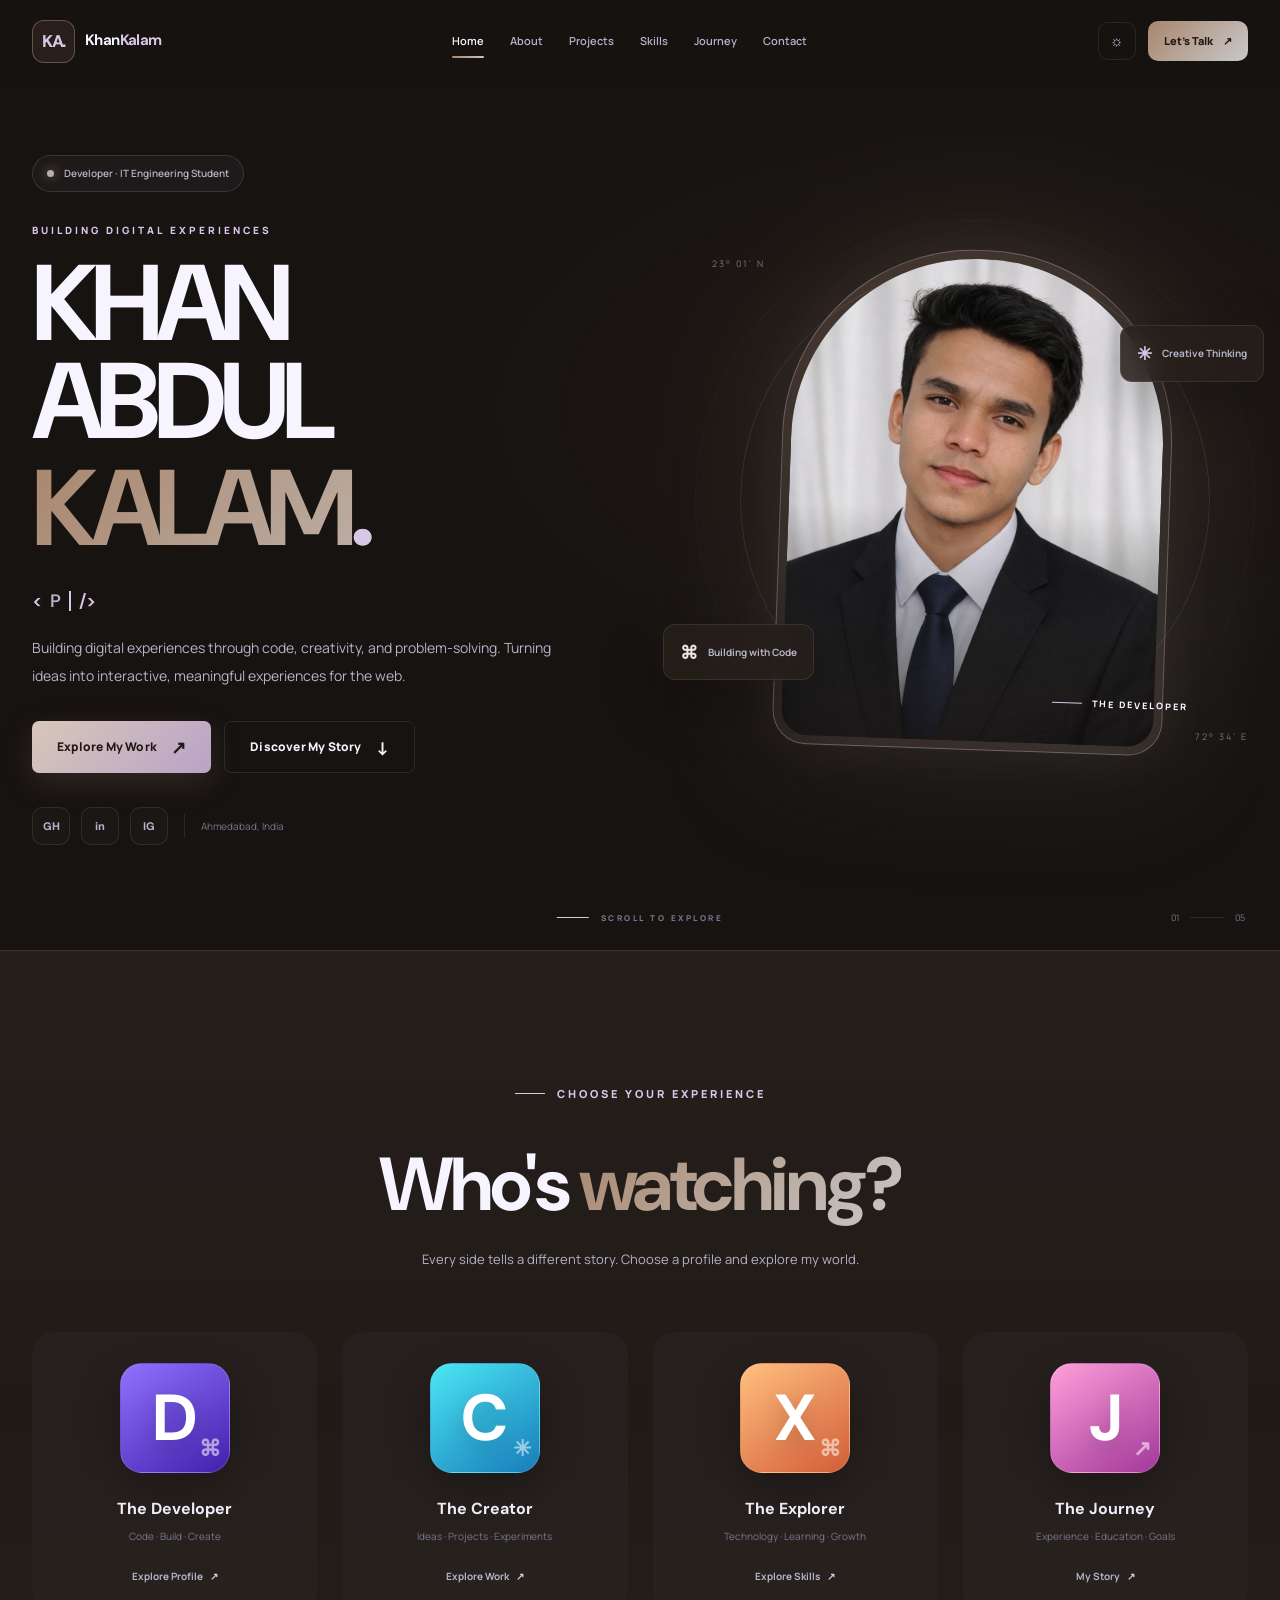
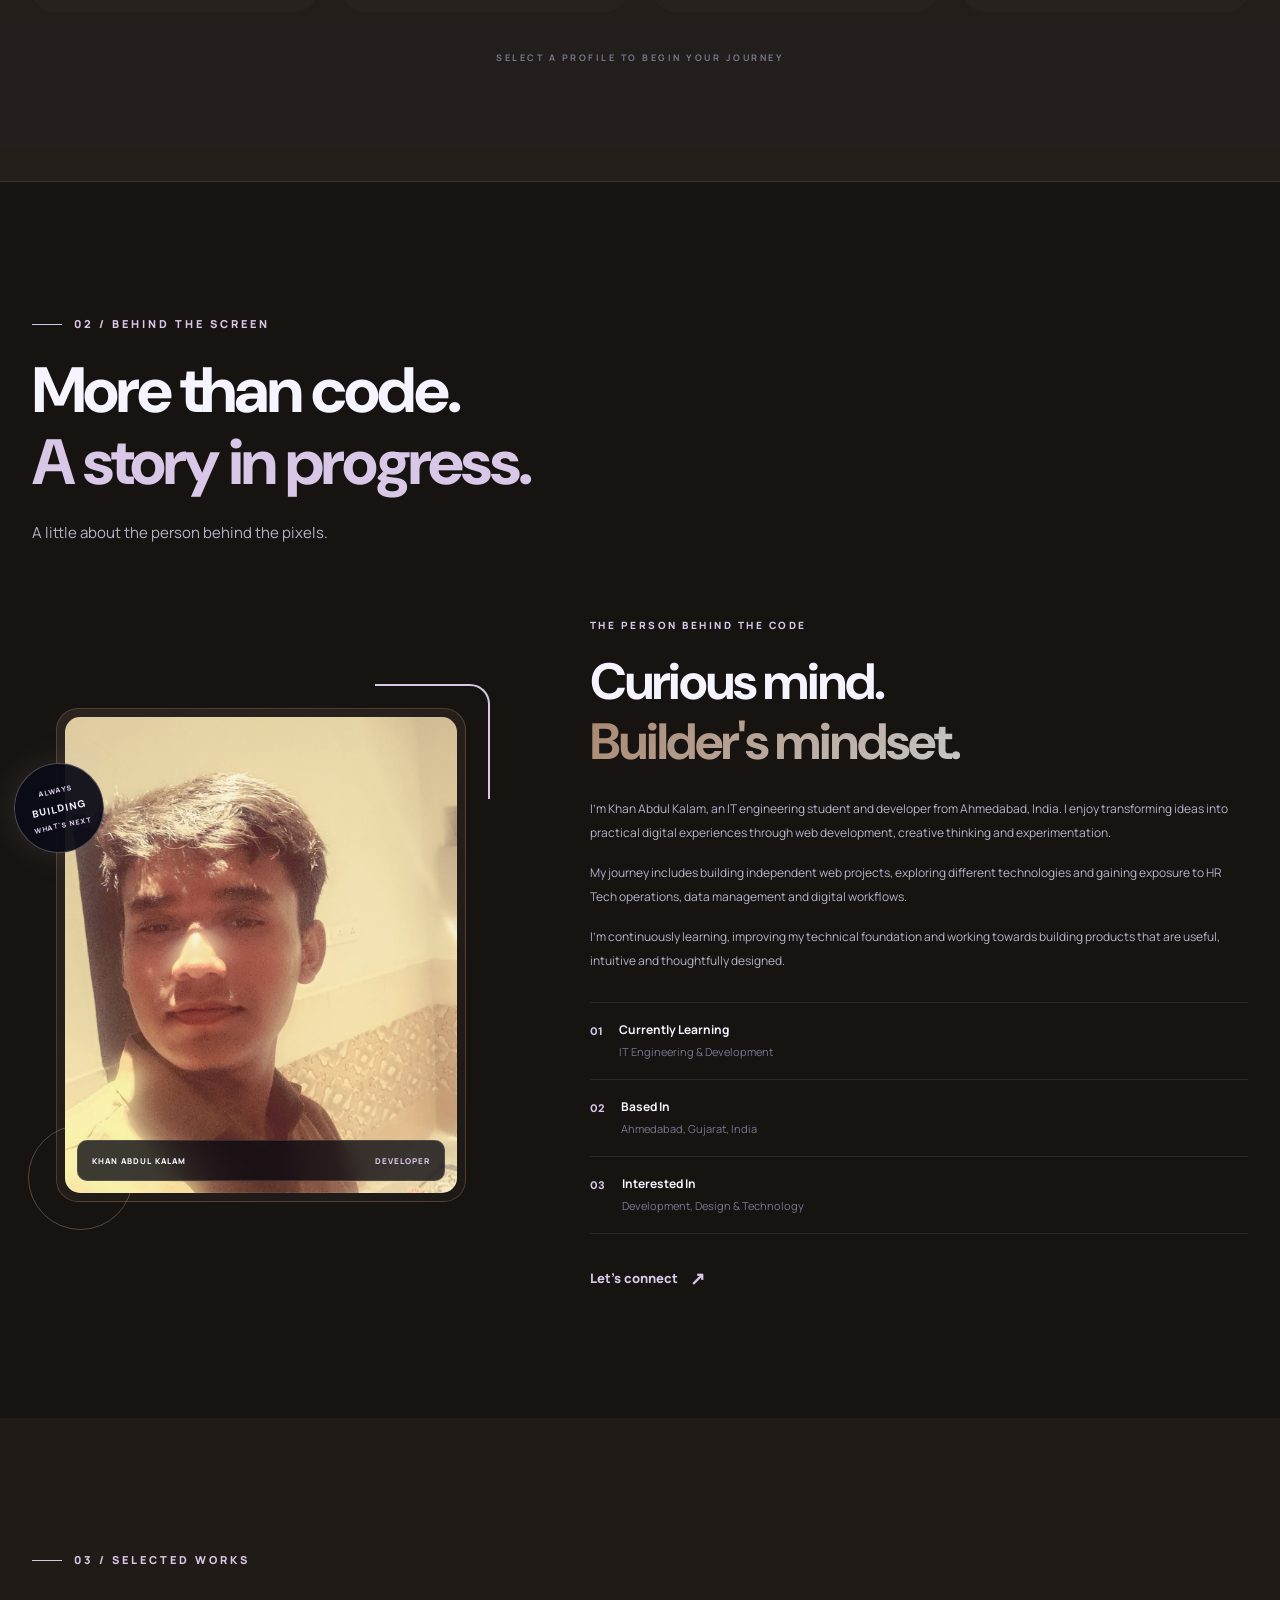
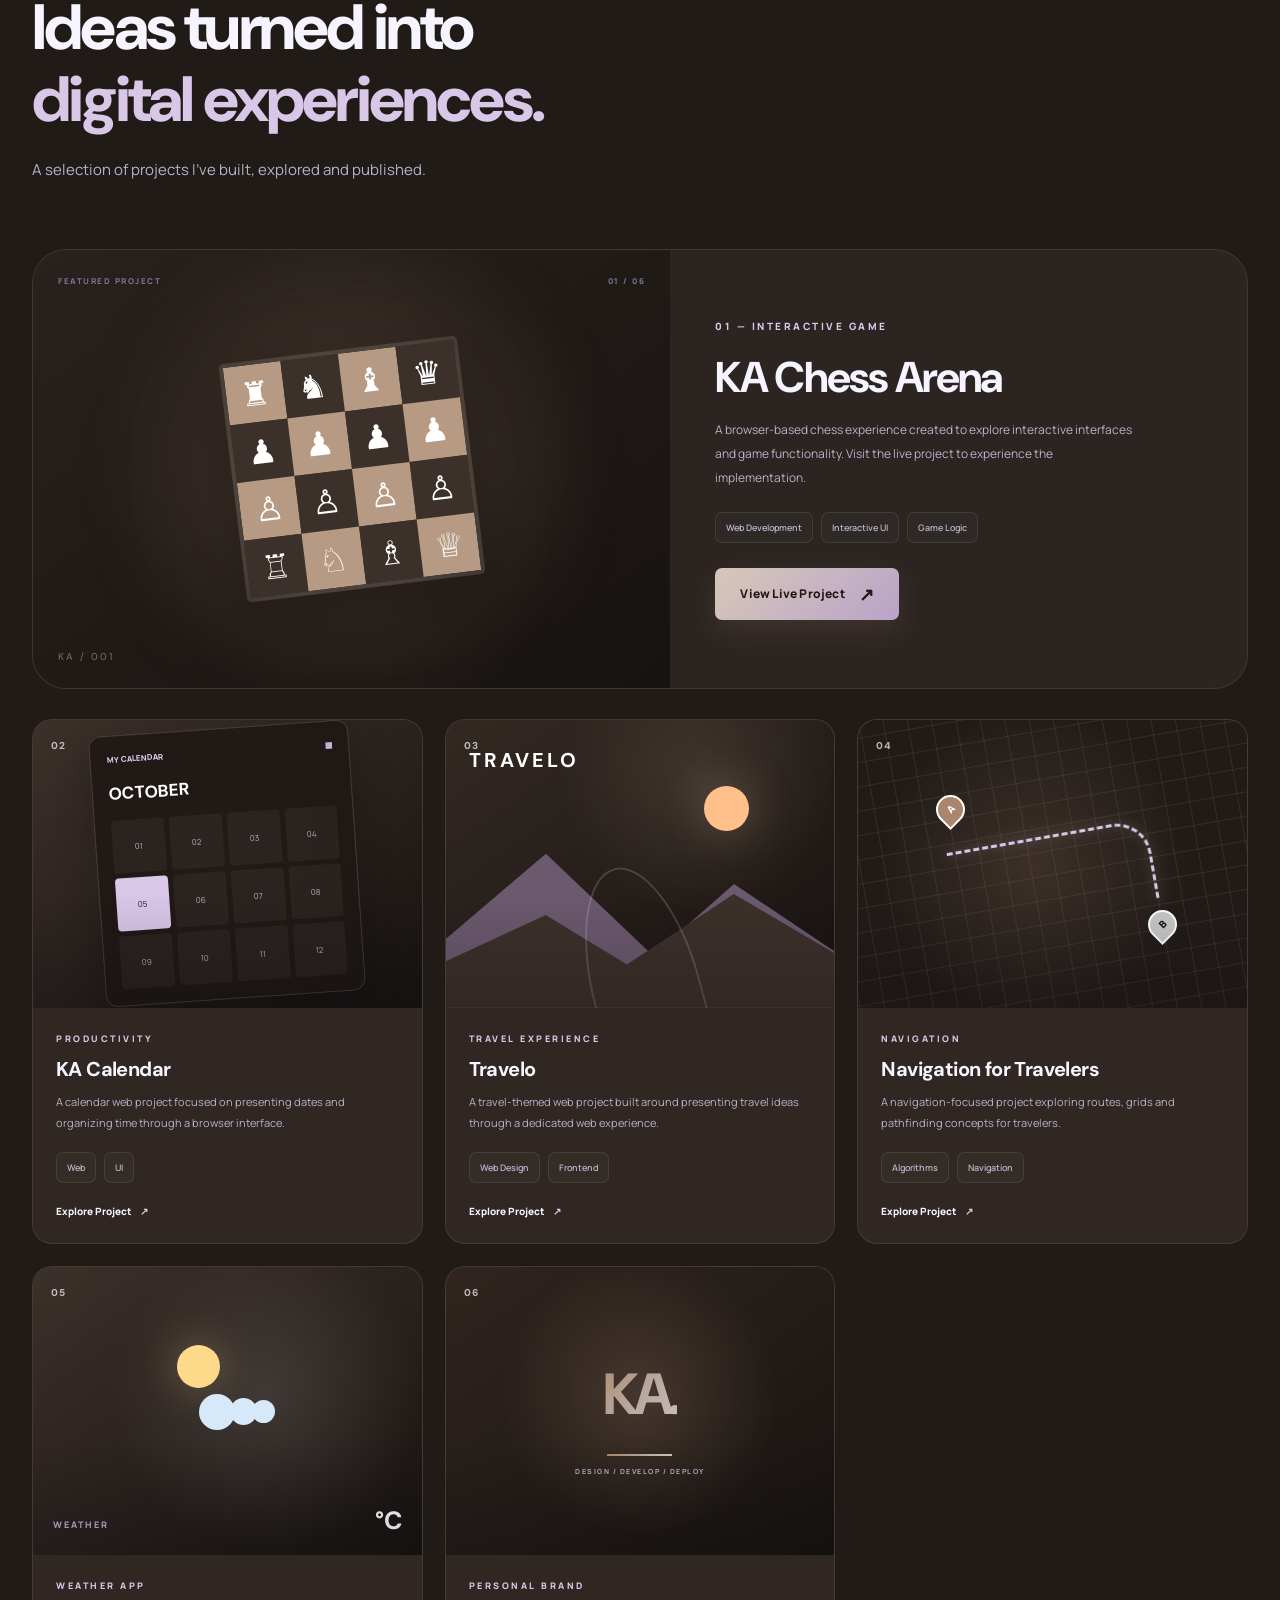
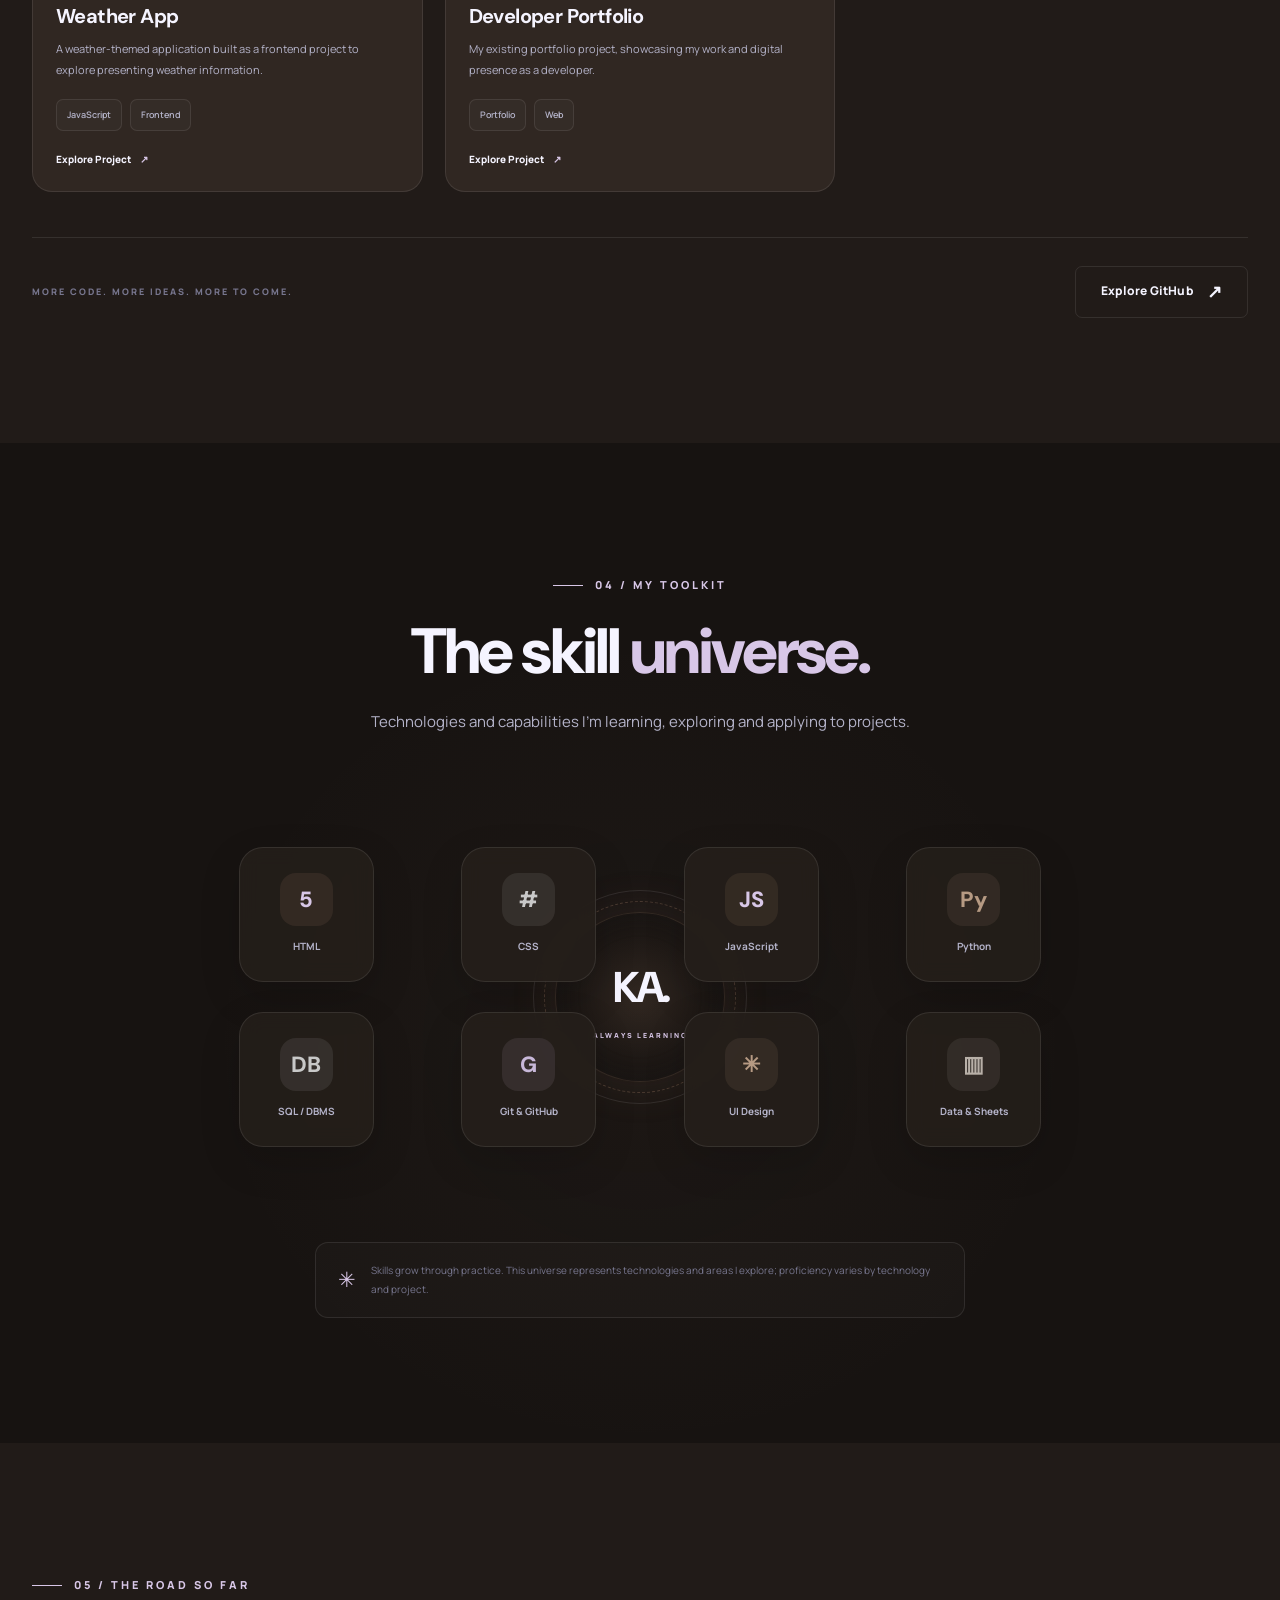
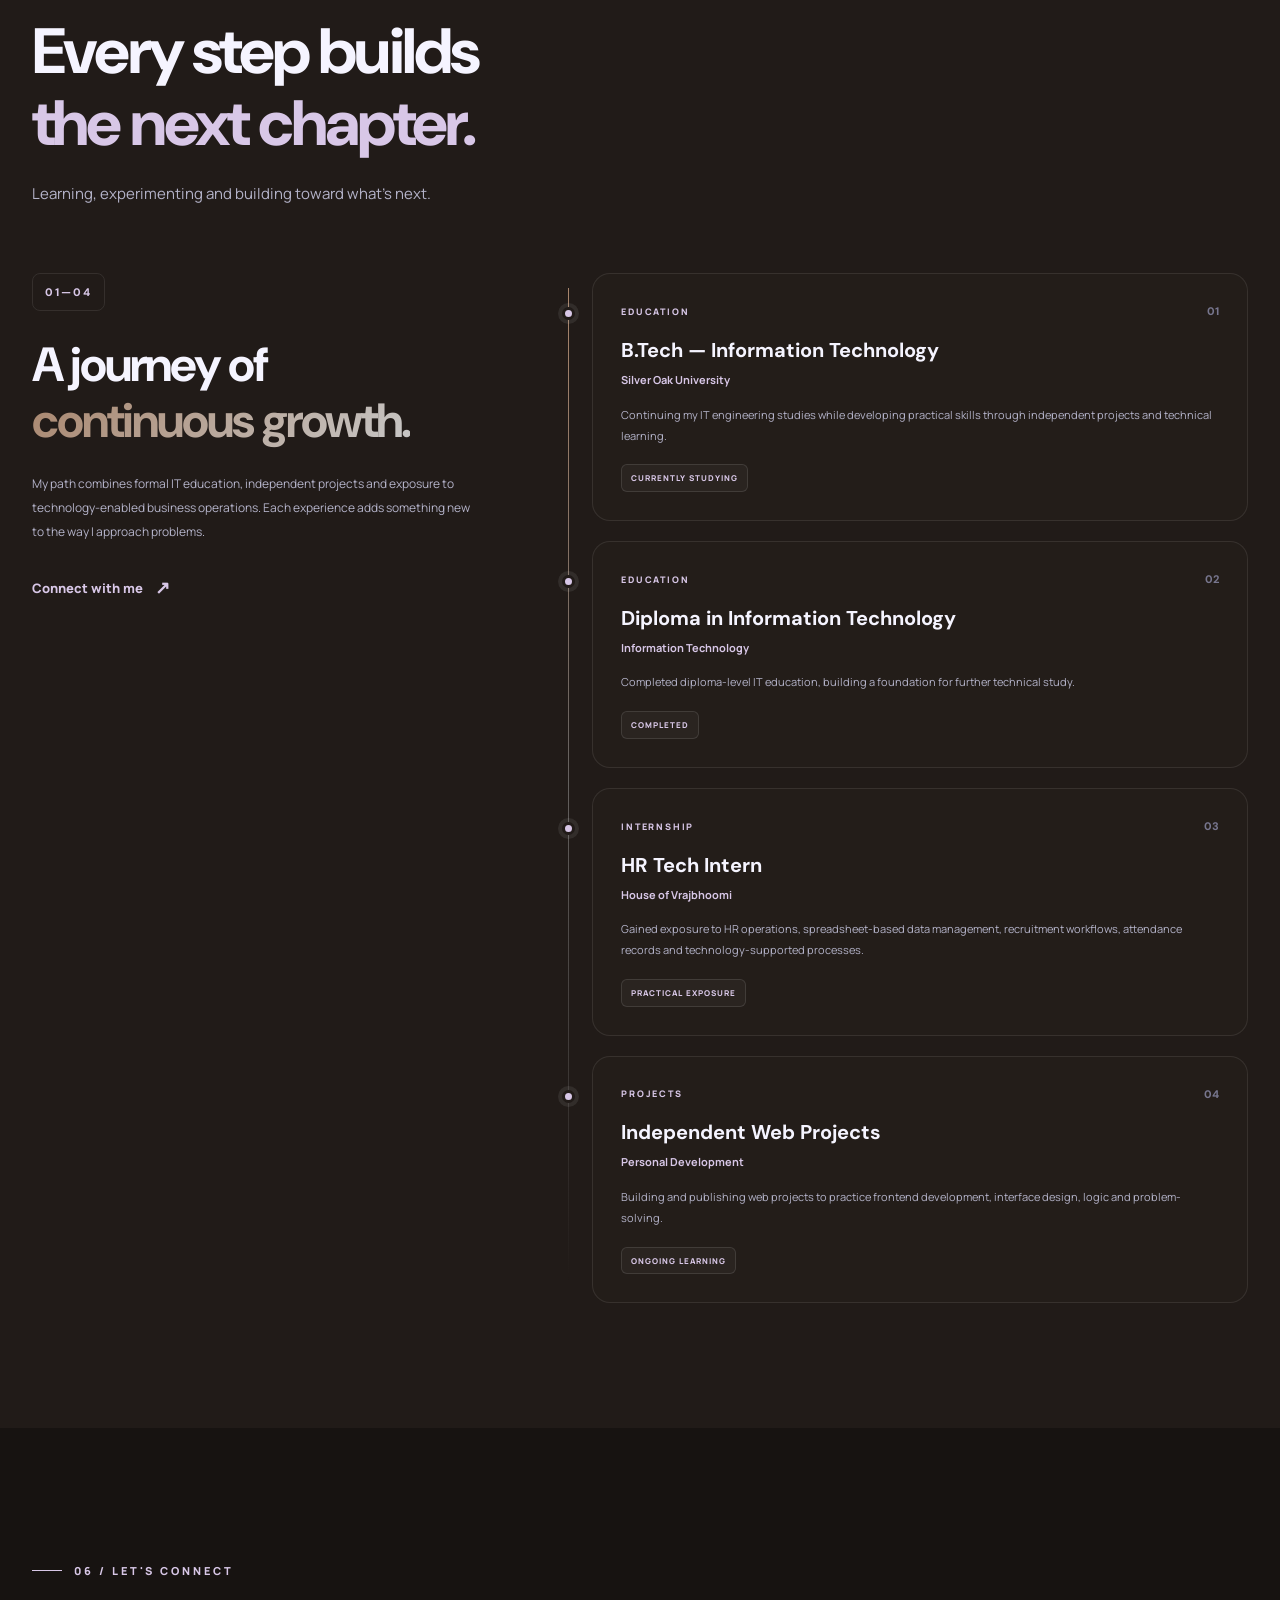
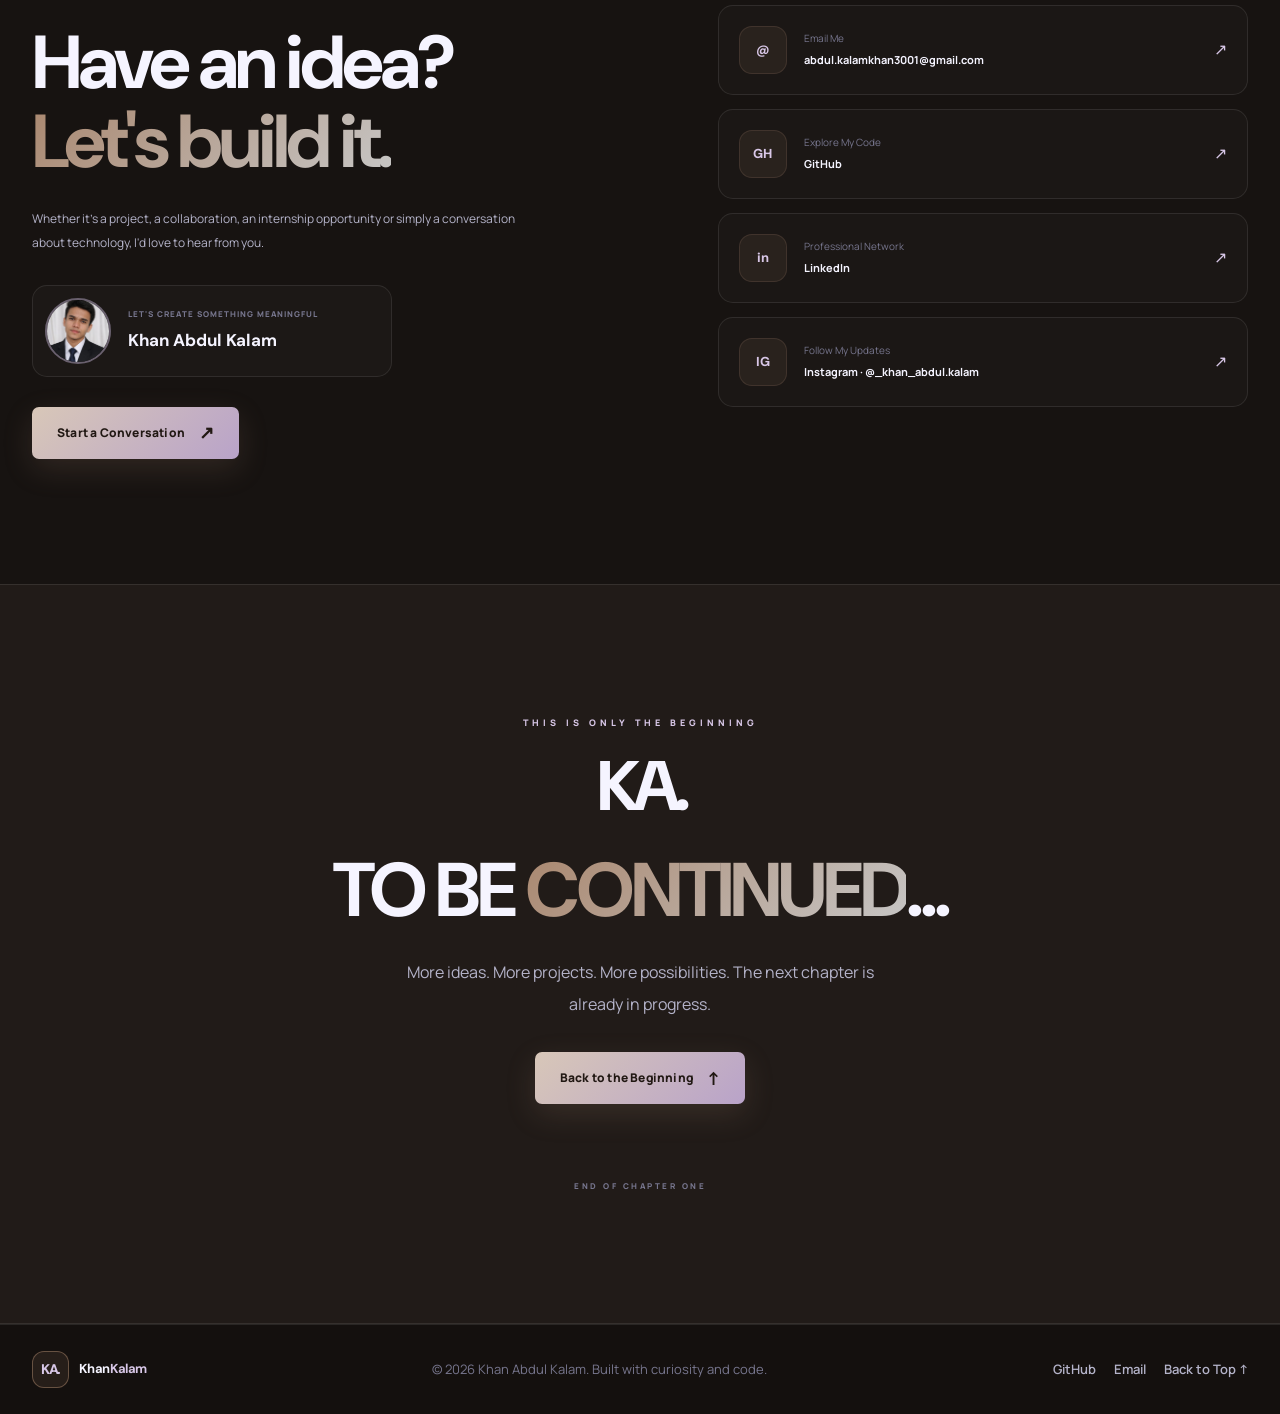
<file: index.html>
<!DOCTYPE html>
<html lang="en">
<head>
  <meta charset="UTF-8">
  <meta name="viewport" content="width=device-width, initial-scale=1.0">

  <meta
    name="description"
    content="Khan Abdul Kalam — Developer creating digital experiences through code, creativity, and problem-solving."
  >
  <meta name="theme-color" content="#171311">

  <title>Khan Abdul Kalam | Developer Portfolio</title>

  <link rel="preconnect" href="https://fonts.googleapis.com">
  <link rel="preconnect" href="https://fonts.gstatic.com" crossorigin>

  <link
    href="https://fonts.googleapis.com/css2?family=DM+Sans:wght@400;500;600;700;800;900&family=Manrope:wght@400;500;600;700;800&display=swap"
    rel="stylesheet"
  >

  <link rel="stylesheet" href="styles.css">
</head>

<body>

  <!-- =========================================
       01. CINEMATIC INTRO
  ========================================== -->

  <div class="cinematic-intro" id="cinematicIntro" aria-label="Portfolio introduction">
    <div class="intro-glow intro-glow-one"></div>
    <div class="intro-glow intro-glow-two"></div>

    <div class="intro-content">
      <div class="intro-monogram" aria-hidden="true">
        <span>K</span><span>A</span>
      </div>

      <p class="intro-overline">WELCOME TO THE WORLD OF</p>

      <h1 class="intro-name">
        KHAN ABDUL <span>KALAM</span>
      </h1>

      <div class="intro-progress">
        <span class="intro-progress-bar"></span>
      </div>

      <p class="intro-caption">CODE. CREATE. REPEAT.</p>
    </div>

    <button
      class="intro-skip"
      id="skipIntro"
      type="button"
      aria-label="Skip introduction"
    >
      Skip Intro <span aria-hidden="true">↗</span>
    </button>
  </div>


  <!-- =========================================
       02. SCROLL PROGRESS
  ========================================== -->

  <div
    class="scroll-progress"
    id="scrollProgress"
    aria-hidden="true"
  ></div>


  <!-- =========================================
       03. NAVIGATION
  ========================================== -->

  <header class="site-header" id="siteHeader">
    <nav class="navbar container" aria-label="Main navigation">

      <a href="#home" class="brand" aria-label="Khan Abdul Kalam home">
        <span class="brand-mark">KA.</span>
        <span class="brand-name">Khan<span>Kalam</span></span>
      </a>

      <div class="nav-links" id="navLinks">
        <a href="#home" class="nav-link active">Home</a>
        <a href="#about" class="nav-link">About</a>
        <a href="#projects" class="nav-link">Projects</a>
        <a href="#skills" class="nav-link">Skills</a>
        <a href="#journey" class="nav-link">Journey</a>
        <a href="#contact" class="nav-link">Contact</a>
      </div>

      <div class="nav-actions">
        <button
          class="theme-toggle"
          id="themeToggle"
          type="button"
          aria-label="Toggle color theme"
          title="Toggle theme"
        >
          <span aria-hidden="true" data-theme-icon>☼</span>
        </button>

        <a href="#contact" class="nav-cta">
          Let's Talk <span aria-hidden="true">↗</span>
        </a>

        <button
          class="menu-toggle"
          id="menuToggle"
          type="button"
          aria-label="Open navigation menu"
          aria-controls="navLinks"
          aria-expanded="false"
        >
          <span></span>
          <span></span>
        </button>
      </div>

    </nav>
  </header>


  <main>

    <!-- =========================================
         04. HERO / LANDING
    ========================================== -->

    <section class="hero section" id="home">

      <div class="hero-background" aria-hidden="true">
        <div class="hero-orb hero-orb-purple"></div>
        <div class="hero-orb hero-orb-cyan"></div>
        <div class="hero-grid-pattern"></div>
      </div>

      <div class="container hero-container">

        <div class="hero-content reveal">

          <div class="availability-badge">
            <span class="status-indicator"></span>
            <span>Developer · IT Engineering Student</span>
          </div>

          <p class="hero-eyebrow">
            BUILDING DIGITAL EXPERIENCES
          </p>

          <h1 class="hero-title">
            KHAN
            <span>ABDUL</span>
            <span class="hero-title-accent">KALAM<span class="title-period">.</span></span>
          </h1>

          <div class="hero-role-line">
            <span class="role-bracket">&lt;</span>
            <span class="typing-text" id="typingText">Developer</span>
            <span class="typing-cursor" aria-hidden="true"></span>
            <span class="role-bracket">/&gt;</span>
          </div>

          <p class="hero-description">
            Building digital experiences through code, creativity,
            and problem-solving. Turning ideas into interactive,
            meaningful experiences for the web.
          </p>

          <div class="hero-actions">
            <a href="#projects" class="button button-primary">
              Explore My Work
              <span aria-hidden="true">↗</span>
            </a>

            <a href="#about" class="button button-secondary">
              Discover My Story
              <span aria-hidden="true">↓</span>
            </a>
          </div>

          <div class="hero-socials" aria-label="Social links">

            <a
              href="https://github.com/khan-abdulkalam"
              target="_blank"
              rel="noopener noreferrer"
              aria-label="GitHub"
              class="social-icon"
            >
              GH
            </a>

            <a
              href="https://www.linkedin.com/in/khan-abdulkalam/"
              target="_blank"
              rel="noopener noreferrer"
              aria-label="LinkedIn"
              class="social-icon"
            >
              in
            </a>

            <a
              href="https://www.instagram.com/_khan_abdul.kalam/"
              target="_blank"
              rel="noopener noreferrer"
              aria-label="Instagram"
              class="social-icon"
            >
              IG
            </a>

            <span class="social-divider"></span>

            <span class="hero-location">
              Ahmedabad, India
            </span>

          </div>

        </div>


        <div class="hero-visual reveal">

          <div class="portrait-orbit orbit-one"></div>
          <div class="portrait-orbit orbit-two"></div>

          <div class="portrait-frame">
            <div class="portrait-glow"></div>

            <div class="portrait-image-wrap">
              <img
                src="assets/images/profile-.jpeg"
                alt="Portrait of Khan Abdul Kalam"
                class="portrait-image"
                id="heroPortrait"
              >

              <div class="portrait-overlay"></div>
            </div>

            <div class="portrait-label">
              <span class="portrait-label-line"></span>
              <span>THE DEVELOPER</span>
            </div>
          </div>

          <div class="floating-chip chip-top">
            <span class="chip-symbol">✳</span>
            <span>Creative Thinking</span>
          </div>

          <div class="floating-chip chip-bottom">
            <span class="chip-symbol cyan-symbol">⌘</span>
            <span>Building with Code</span>
          </div>

          <div class="visual-coordinate coordinate-top">
            23° 01' N
          </div>

          <div class="visual-coordinate coordinate-bottom">
            72° 34' E
          </div>

        </div>

      </div>

      <a href="#profile-selector" class="hero-scroll-cue">
        <span class="scroll-cue-line"></span>
        <span>SCROLL TO EXPLORE</span>
      </a>

      <div class="hero-index" aria-hidden="true">
        <span>01</span>
        <span class="hero-index-line"></span>
        <span>05</span>
      </div>

    </section>
        <!-- =========================================
         05. NETFLIX-STYLE PROFILE SELECTOR
    ========================================== -->

    <section
      class="profile-selector section"
      id="profile-selector"
    >

      <div class="profile-background" aria-hidden="true">
        <div class="profile-glow"></div>
      </div>

      <div class="container">

        <div class="profile-heading reveal">
          <p class="section-kicker">
            CHOOSE YOUR EXPERIENCE
          </p>

          <h2 class="profile-title">
            Who's <span>watching?</span>
          </h2>

          <p class="profile-description">
            Every side tells a different story.
            Choose a profile and explore my world.
          </p>
        </div>


        <div class="profile-grid">

          <a
            href="#about"
            class="profile-card profile-developer reveal"
            aria-label="Explore the developer profile"
          >
            <div class="profile-avatar avatar-purple">
              <span class="avatar-letter">D</span>
              <span class="avatar-decoration">⌘</span>
            </div>

            <h3>The Developer</h3>
            <p>Code · Build · Create</p>

            <span class="profile-card-action">
              Explore Profile <span aria-hidden="true">↗</span>
            </span>
          </a>


          <a
            href="#projects"
            class="profile-card profile-creator reveal"
            aria-label="Explore the creator and projects profile"
          >
            <div class="profile-avatar avatar-cyan">
              <span class="avatar-letter">C</span>
              <span class="avatar-decoration">✳</span>
            </div>

            <h3>The Creator</h3>
            <p>Ideas · Projects · Experiments</p>

            <span class="profile-card-action">
              Explore Work <span aria-hidden="true">↗</span>
            </span>
          </a>


          <a
            href="#skills"
            class="profile-card profile-explorer reveal"
            aria-label="Explore skills and technologies"
          >
            <div class="profile-avatar avatar-orange">
              <span class="avatar-letter">X</span>
              <span class="avatar-decoration">⌘</span>
            </div>

            <h3>The Explorer</h3>
            <p>Technology · Learning · Growth</p>

            <span class="profile-card-action">
              Explore Skills <span aria-hidden="true">↗</span>
            </span>
          </a>


          <a
            href="#journey"
            class="profile-card profile-story reveal"
            aria-label="Explore the personal journey"
          >
            <div class="profile-avatar avatar-pink">
              <span class="avatar-letter">J</span>
              <span class="avatar-decoration">↗</span>
            </div>

            <h3>The Journey</h3>
            <p>Experience · Education · Goals</p>

            <span class="profile-card-action">
              My Story <span aria-hidden="true">↗</span>
            </span>
          </a>

        </div>

        <p class="profile-footnote reveal">
          SELECT A PROFILE TO BEGIN YOUR JOURNEY
        </p>

      </div>
    </section>


    <!-- =========================================
         06. ABOUT / FULL STORY
    ========================================== -->

    <section class="about section" id="about">

      <div class="container">

        <div class="section-header reveal">
          <p class="section-kicker">02 / BEHIND THE SCREEN</p>

          <h2 class="section-title">
            More than code.<br>
            <span>A story in progress.</span>
          </h2>

          <p class="section-subtitle">
            A little about the person behind the pixels.
          </p>
        </div>


        <div class="about-grid">

          <div class="about-visual reveal">

            <div class="about-image-frame">
              <img
                src="assets/images/profile.jpg"
                alt="Khan Abdul Kalam"
                class="about-image"
                loading="lazy"
              >

              <div class="about-image-caption">
                <span>KHAN ABDUL KALAM</span>
                <span>DEVELOPER</span>
              </div>
            </div>

            <div class="about-decoration decoration-square"></div>
            <div class="about-decoration decoration-circle"></div>

            <div class="about-stamp">
              <span>ALWAYS</span>
              <strong>BUILDING</strong>
              <span>WHAT'S NEXT</span>
            </div>

          </div>


          <div class="about-content reveal">

            <p class="content-label">THE PERSON BEHIND THE CODE</p>

            <h3>
              Curious mind.<br>
              <span>Builder's mindset.</span>
            </h3>

            <p>
              I'm Khan Abdul Kalam, an IT engineering student and
              developer from Ahmedabad, India. I enjoy transforming
              ideas into practical digital experiences through web
              development, creative thinking and experimentation.
            </p>

            <p>
              My journey includes building independent web projects,
              exploring different technologies and gaining exposure
              to HR Tech operations, data management and digital workflows.
            </p>

            <p>
              I'm continuously learning, improving my technical
              foundation and working towards building products
              that are useful, intuitive and thoughtfully designed.
            </p>


            <div class="about-facts">

              <div class="about-fact">
                <span class="fact-number">01</span>
                <div>
                  <h4>Currently Learning</h4>
                  <p>IT Engineering & Development</p>
                </div>
              </div>

              <div class="about-fact">
                <span class="fact-number">02</span>
                <div>
                  <h4>Based In</h4>
                  <p>Ahmedabad, Gujarat, India</p>
                </div>
              </div>

              <div class="about-fact">
                <span class="fact-number">03</span>
                <div>
                  <h4>Interested In</h4>
                  <p>Development, Design & Technology</p>
                </div>
              </div>

            </div>


            <a
              href="mailto:abdul.kalamkhan3001@gmail.com"
              class="text-link"
            >
              Let's connect
              <span aria-hidden="true">↗</span>
            </a>

          </div>

        </div>

      </div>
    </section>


    <!-- =========================================
         07. PROJECTS / FULL STORY
    ========================================== -->

    <section class="projects section" id="projects">

      <div class="container">

        <div class="section-header reveal">
          <p class="section-kicker">03 / SELECTED WORKS</p>

          <h2 class="section-title">
            Ideas turned into<br>
            <span>digital experiences.</span>
          </h2>

          <p class="section-subtitle">
            A selection of projects I've built, explored and published.
          </p>
        </div>


        <div class="project-feature reveal">

          <div class="project-feature-visual chess-visual">
            <div class="project-visual-top">
              <span>FEATURED PROJECT</span>
              <span>01 / 06</span>
            </div>

            <div class="project-art chess-art" aria-hidden="true">
              <div class="chess-board">
                <span>♜</span><span>♞</span><span>♝</span><span>♛</span>
                <span>♟</span><span>♟</span><span>♟</span><span>♟</span>
                <span>♙</span><span>♙</span><span>♙</span><span>♙</span>
                <span>♖</span><span>♘</span><span>♗</span><span>♕</span>
              </div>
              <div class="project-art-glow"></div>
            </div>

            <span class="project-visual-index">KA / 001</span>
          </div>


          <div class="project-feature-content">

            <p class="content-label">01 — INTERACTIVE GAME</p>

            <h3>KA Chess Arena</h3>

            <p>
              A browser-based chess experience created to explore
              interactive interfaces and game functionality.
              Visit the live project to experience the implementation.
            </p>

            <div class="project-tags">
              <span>Web Development</span>
              <span>Interactive UI</span>
              <span>Game Logic</span>
            </div>

            <a
              href="https://khan-abdulkalam.github.io/KA-Chess-Arena/"
              target="_blank"
              rel="noopener noreferrer"
              class="button button-primary"
            >
              View Live Project
              <span aria-hidden="true">↗</span>
            </a>

          </div>

        </div>
                <div class="project-grid">


          <!-- Project 02 -->

          <article class="project-card reveal">

            <div class="project-card-visual calendar-visual">
              <span class="project-card-number">02</span>

              <div class="calendar-art" aria-hidden="true">
                <div class="calendar-top">
                  <span>MY CALENDAR</span>
                  <span>▦</span>
                </div>
                <div class="calendar-month">OCTOBER</div>
                <div class="calendar-days">
                  <span>01</span><span>02</span><span>03</span>
                  <span>04</span><span>05</span><span>06</span>
                  <span>07</span><span>08</span><span>09</span>
                  <span>10</span><span>11</span><span>12</span>
                </div>
              </div>
            </div>

            <div class="project-card-content">
              <p class="content-label">PRODUCTIVITY</p>
              <h3>KA Calendar</h3>

              <p>
                A calendar web project focused on presenting dates
                and organizing time through a browser interface.
              </p>

              <div class="project-tags">
                <span>Web</span>
                <span>UI</span>
              </div>

              <a
                href="https://khan-abdulkalam.github.io/KA-Calendar/"
                target="_blank"
                rel="noopener noreferrer"
                class="project-link"
              >
                Explore Project <span aria-hidden="true">↗</span>
              </a>
            </div>

          </article>


          <!-- Project 03 -->

          <article class="project-card reveal">

            <div class="project-card-visual travelo-visual">
              <span class="project-card-number">03</span>

              <div class="travelo-art" aria-hidden="true">
                <span class="travelo-sun"></span>
                <span class="travelo-mountain mountain-one"></span>
                <span class="travelo-mountain mountain-two"></span>
                <span class="travelo-road"></span>
                <span class="travelo-label">TRAVELO</span>
              </div>
            </div>

            <div class="project-card-content">
              <p class="content-label">TRAVEL EXPERIENCE</p>
              <h3>Travelo</h3>

              <p>
                A travel-themed web project built around presenting
                travel ideas through a dedicated web experience.
              </p>

              <div class="project-tags">
                <span>Web Design</span>
                <span>Frontend</span>
              </div>

              <a
                href="https://khan-abdulkalam.github.io/Travelo/"
                target="_blank"
                rel="noopener noreferrer"
                class="project-link"
              >
                Explore Project <span aria-hidden="true">↗</span>
              </a>
            </div>

          </article>


          <!-- Project 04 -->

          <article class="project-card reveal">

            <div class="project-card-visual navigation-visual">
              <span class="project-card-number">04</span>

              <div class="navigation-art" aria-hidden="true">
                <div class="map-grid"></div>
                <div class="map-route"></div>
                <span class="map-pin pin-start">A</span>
                <span class="map-pin pin-end">B</span>
              </div>
            </div>

            <div class="project-card-content">
              <p class="content-label">NAVIGATION</p>
              <h3>Navigation for Travelers</h3>

              <p>
                A navigation-focused project exploring routes,
                grids and pathfinding concepts for travelers.
              </p>

              <div class="project-tags">
                <span>Algorithms</span>
                <span>Navigation</span>
              </div>

              <a
                href="https://khan-abdulkalam.github.io/Navigation-For-Travelers/"
                target="_blank"
                rel="noopener noreferrer"
                class="project-link"
              >
                Explore Project <span aria-hidden="true">↗</span>
              </a>
            </div>

          </article>


          <!-- Project 05 -->

          <article class="project-card reveal">

            <div class="project-card-visual weather-visual">
              <span class="project-card-number">05</span>

              <div class="weather-art" aria-hidden="true">
                <div class="weather-sun"></div>
                <div class="weather-cloud">
                  <span></span>
                  <span></span>
                  <span></span>
                </div>
                <p>WEATHER</p>
                <span class="weather-temperature">°C</span>
              </div>
            </div>

            <div class="project-card-content">
              <p class="content-label">WEATHER APP</p>
              <h3>Weather App</h3>

              <p>
                A weather-themed application built as a frontend
                project to explore presenting weather information.
              </p>

              <div class="project-tags">
                <span>JavaScript</span>
                <span>Frontend</span>
              </div>

              <a
                href="https://khan-abdulkalam.github.io/weather-app/"
                target="_blank"
                rel="noopener noreferrer"
                class="project-link"
              >
                Explore Project <span aria-hidden="true">↗</span>
              </a>
            </div>

          </article>


          <!-- Project 06 -->

          <article class="project-card reveal">

            <div class="project-card-visual portfolio-visual">
              <span class="project-card-number">06</span>

              <div class="portfolio-art" aria-hidden="true">
                <span class="portfolio-art-k">KA.</span>
                <span class="portfolio-art-line"></span>
                <span class="portfolio-art-caption">DESIGN / DEVELOP / DEPLOY</span>
              </div>
            </div>

            <div class="project-card-content">
              <p class="content-label">PERSONAL BRAND</p>
              <h3>Developer Portfolio</h3>

              <p>
                My existing portfolio project, showcasing my work
                and digital presence as a developer.
              </p>

              <div class="project-tags">
                <span>Portfolio</span>
                <span>Web</span>
              </div>

              <a
                href="https://khan-abdulkalam.github.io/khan-abdul-kalam-portfolio/"
                target="_blank"
                rel="noopener noreferrer"
                class="project-link"
              >
                Explore Project <span aria-hidden="true">↗</span>
              </a>
            </div>

          </article>

        </div>


        <div class="projects-footer reveal">
          <p>MORE CODE. MORE IDEAS. MORE TO COME.</p>

          <a
            href="https://github.com/khan-abdulkalam"
            target="_blank"
            rel="noopener noreferrer"
            class="button button-secondary"
          >
            Explore GitHub
            <span aria-hidden="true">↗</span>
          </a>
        </div>

      </div>
    </section>


    <!-- =========================================
         08. SKILLS / SKILL UNIVERSE
    ========================================== -->

    <section class="skills section" id="skills">

      <div class="skills-background" aria-hidden="true">
        <div class="skills-orb"></div>
      </div>

      <div class="container">

        <div class="section-header reveal">
          <p class="section-kicker">04 / MY TOOLKIT</p>

          <h2 class="section-title">
            The skill <span>universe.</span>
          </h2>

          <p class="section-subtitle">
            Technologies and capabilities I'm learning,
            exploring and applying to projects.
          </p>
        </div>


        <div class="skills-universe">

          <div class="skill-node node-html reveal">
            <span class="skill-node-icon">5</span>
            <span class="skill-node-name">HTML</span>
          </div>

          <div class="skill-node node-css reveal">
            <span class="skill-node-icon">#</span>
            <span class="skill-node-name">CSS</span>
          </div>

          <div class="skill-node node-js reveal">
            <span class="skill-node-icon">JS</span>
            <span class="skill-node-name">JavaScript</span>
          </div>

          <div class="skill-node node-python reveal">
            <span class="skill-node-icon">Py</span>
            <span class="skill-node-name">Python</span>
          </div>

          <div class="skill-node node-sql reveal">
            <span class="skill-node-icon">DB</span>
            <span class="skill-node-name">SQL / DBMS</span>
          </div>

          <div class="skill-node node-git reveal">
            <span class="skill-node-icon">G</span>
            <span class="skill-node-name">Git & GitHub</span>
          </div>

          <div class="skill-node node-ui reveal">
            <span class="skill-node-icon">✳</span>
            <span class="skill-node-name">UI Design</span>
          </div>

          <div class="skill-node node-data reveal">
            <span class="skill-node-icon">▥</span>
            <span class="skill-node-name">Data & Sheets</span>
          </div>

          <div class="skill-universe-core">
            <span class="core-ring core-ring-one"></span>
            <span class="core-ring core-ring-two"></span>
            <span class="core-monogram">KA.</span>
            <span class="core-caption">ALWAYS LEARNING</span>
          </div>

        </div>


        <div class="skills-note reveal">
          <span class="skills-note-symbol">✳</span>
          <p>
            Skills grow through practice. This universe represents
            technologies and areas I explore; proficiency varies
            by technology and project.
          </p>
        </div>

      </div>
    </section>
        <!-- =========================================
         09. JOURNEY / EXPERIENCE / EDUCATION
    ========================================== -->

    <section class="journey section" id="journey">

      <div class="container">

        <div class="section-header reveal">
          <p class="section-kicker">05 / THE ROAD SO FAR</p>

          <h2 class="section-title">
            Every step builds<br>
            <span>the next chapter.</span>
          </h2>

          <p class="section-subtitle">
            Learning, experimenting and building toward what's next.
          </p>
        </div>


        <div class="journey-layout">

          <div class="journey-intro reveal">

            <div class="journey-number">01—04</div>

            <h3>
              A journey of<br>
              <span>continuous growth.</span>
            </h3>

            <p>
              My path combines formal IT education, independent
              projects and exposure to technology-enabled business
              operations. Each experience adds something new to
              the way I approach problems.
            </p>

            <a
              href="mailto:abdul.kalamkhan3001@gmail.com"
              class="text-link"
            >
              Connect with me <span aria-hidden="true">↗</span>
            </a>

          </div>


          <div class="journey-timeline">


            <!-- Education -->

            <article class="timeline-entry reveal">

              <span class="timeline-marker"></span>

              <div class="timeline-entry-top">
                <span class="timeline-category">EDUCATION</span>
                <span class="timeline-index">01</span>
              </div>

              <h3>B.Tech — Information Technology</h3>

              <p class="timeline-organization">
                Silver Oak University
              </p>

              <p>
                Continuing my IT engineering studies while
                developing practical skills through independent
                projects and technical learning.
              </p>

              <span class="timeline-status">CURRENTLY STUDYING</span>

            </article>


            <!-- Diploma -->

            <article class="timeline-entry reveal">

              <span class="timeline-marker"></span>

              <div class="timeline-entry-top">
                <span class="timeline-category">EDUCATION</span>
                <span class="timeline-index">02</span>
              </div>

              <h3>Diploma in Information Technology</h3>

              <p class="timeline-organization">
                Information Technology
              </p>

              <p>
                Completed diploma-level IT education, building
                a foundation for further technical study.
              </p>

              <span class="timeline-status">COMPLETED</span>

            </article>


            <!-- Internship -->

            <article class="timeline-entry reveal">

              <span class="timeline-marker"></span>

              <div class="timeline-entry-top">
                <span class="timeline-category">INTERNSHIP</span>
                <span class="timeline-index">03</span>
              </div>

              <h3>HR Tech Intern</h3>

              <p class="timeline-organization">
                House of Vrajbhoomi
              </p>

              <p>
                Gained exposure to HR operations, spreadsheet-based
                data management, recruitment workflows, attendance
                records and technology-supported processes.
              </p>

              <span class="timeline-status">PRACTICAL EXPOSURE</span>

            </article>


            <!-- Projects -->

            <article class="timeline-entry reveal">

              <span class="timeline-marker"></span>

              <div class="timeline-entry-top">
                <span class="timeline-category">PROJECTS</span>
                <span class="timeline-index">04</span>
              </div>

              <h3>Independent Web Projects</h3>

              <p class="timeline-organization">
                Personal Development
              </p>

              <p>
                Building and publishing web projects to practice
                frontend development, interface design, logic
                and problem-solving.
              </p>

              <span class="timeline-status">ONGOING LEARNING</span>

            </article>

          </div>

        </div>
      </div>
    </section>
        <!-- =========================================
         10. CONTACT
    ========================================== -->

    <section class="contact section" id="contact">

      <div class="contact-background" aria-hidden="true">
        <div class="contact-glow contact-glow-one"></div>
        <div class="contact-glow contact-glow-two"></div>
      </div>

      <div class="container">

        <div class="contact-layout">

          <div class="contact-content reveal">

            <p class="section-kicker">06 / LET'S CONNECT</p>

            <h2 class="contact-title">
              Have an idea?<br>
              <span>Let's build it.</span>
            </h2>

            <p class="contact-description">
              Whether it's a project, a collaboration, an internship
              opportunity or simply a conversation about technology,
              I'd love to hear from you.
            </p>

            <div class="contact-portrait-wrap">
              <img
                src="assets/images/profile-.jpeg"
                alt="Khan Abdul Kalam"
                class="contact-portrait"
                loading="lazy"
              >

              <div class="contact-portrait-copy">
                <span>LET'S CREATE SOMETHING MEANINGFUL</span>
                <strong>Khan Abdul Kalam</strong>
              </div>
            </div>

            <a
              href="mailto:abdul.kalamkhan3001@gmail.com"
              class="button button-primary contact-main-button"
            >
              Start a Conversation
              <span aria-hidden="true">↗</span>
            </a>

          </div>


          <div class="contact-details reveal">

            <a
              href="mailto:abdul.kalamkhan3001@gmail.com"
              class="contact-detail-card"
            >
              <span class="contact-detail-icon">@</span>

              <span class="contact-detail-copy">
                <span>Email Me</span>
                <strong>abdul.kalamkhan3001@gmail.com</strong>
              </span>

              <span class="contact-detail-arrow">↗</span>
            </a>


            <a
              href="https://github.com/khan-abdulkalam"
              target="_blank"
              rel="noopener noreferrer"
              class="contact-detail-card"
            >
              <span class="contact-detail-icon">GH</span>

              <span class="contact-detail-copy">
                <span>Explore My Code</span>
                <strong>GitHub</strong>
              </span>

              <span class="contact-detail-arrow">↗</span>
            </a>


            <a
              href="https://www.linkedin.com/in/khan-abdulkalam/"
              target="_blank"
              rel="noopener noreferrer"
              class="contact-detail-card"
            >
              <span class="contact-detail-icon">in</span>

              <span class="contact-detail-copy">
                <span>Professional Network</span>
                <strong>LinkedIn</strong>
              </span>

              <span class="contact-detail-arrow">↗</span>
            </a>


            <a
              href="https://www.instagram.com/_khan_abdul.kalam/"
              target="_blank"
              rel="noopener noreferrer"
              class="contact-detail-card"
            >
              <span class="contact-detail-icon">IG</span>

              <span class="contact-detail-copy">
                <span>Follow My Updates</span>
                <strong>Instagram · @_khan_abdul.kalam</strong>
              </span>

              <span class="contact-detail-arrow">↗</span>
            </a>

          </div>

        </div>
      </div>
    </section>


    <!-- =========================================
         11. CINEMATIC OUTRO
    ========================================== -->

    <section class="outro section" id="outro">

      <div class="outro-background" aria-hidden="true">
        <div class="outro-orb"></div>
        <div class="outro-grid"></div>
      </div>

      <div class="container outro-container reveal">

        <p class="outro-overline">
          THIS IS ONLY THE BEGINNING
        </p>

        <div class="outro-monogram" aria-hidden="true">
          KA<span>.</span>
        </div>

        <h2 class="outro-title">
          TO BE <span>CONTINUED</span><span class="outro-period">...</span>
        </h2>

        <p class="outro-description">
          More ideas. More projects. More possibilities.
          The next chapter is already in progress.
        </p>

        <a href="#home" class="button button-primary outro-button">
          Back to the Beginning
          <span aria-hidden="true">↑</span>
        </a>

        <div class="outro-end-mark">
          <span class="outro-end-line"></span>
          <span>END OF CHAPTER ONE</span>
          <span class="outro-end-line"></span>
        </div>

      </div>

    </section>
      </main>


  <!-- =========================================
       12. FOOTER
  ========================================== -->

  <footer class="site-footer">

    <div class="container footer-container">

      <a href="#home" class="brand footer-brand">
        <span class="brand-mark">KA.</span>
        <span class="brand-name">Khan<span>Kalam</span></span>
      </a>

      <p class="footer-copyright">
        © <span id="currentYear"></span> Khan Abdul Kalam.
        Built with curiosity and code.
      </p>

      <div class="footer-links">

        <a
          href="https://github.com/khan-abdulkalam"
          target="_blank"
          rel="noopener noreferrer"
        >
          GitHub
        </a>

        <a href="mailto:abdul.kalamkhan3001@gmail.com">
          Email
        </a>

        <a href="#home">
          Back to Top ↑
        </a>

      </div>

    </div>

  </footer>


  <!-- =========================================
       13. BACK TO TOP BUTTON
  ========================================== -->

  <button
    class="back-to-top"
    id="backToTop"
    type="button"
    aria-label="Back to top"
  >
    ↑
  </button>


  <!-- =========================================
       14. JAVASCRIPT
  ========================================== -->

  <script src="script.js"></script>

</body>
</html>
</file>
<file: styles.css>
/* ==========================================================
   KHAN ABDUL KALAM — CINEMATIC DEVELOPER PORTFOLIO
   Theme: Mocha Brown · Platinum Silver · Pale Lavender
   File: styles.css
========================================================== */


/* ==========================================================
   01. DESIGN TOKENS & RESET
========================================================== */

:root {
  color-scheme: dark;

  --bg: #171311;
  --bg-soft: #211b18;
  --bg-elevated: #2b2420;
  --bg-card: #302722;

  --purple: #A9866D;
  --purple-light: #D8C7E7;
  --purple-dark: #795F50;

  --cyan: #C8C8C8;
  --cyan-light: #EEE7E1;

  --pink: #C8B8D9;
  --orange: #B69A83;
  --green: #B8B0A8;

  --text: #f5f4ff;
  --text-soft: #b4b3c9;
  --text-muted: #77768e;

  --border: rgba(255, 255, 255, 0.09);
  --border-hover: rgba(200, 184, 217, 0.45);

  --gradient: linear-gradient(135deg, var(--purple), var(--cyan));
  --gradient-purple: linear-gradient(135deg, #A9866D, #bb76ff);
  --gradient-cyan: linear-gradient(135deg, #C8C8C8, #3c8bff);

  --font-main: "Manrope", sans-serif;
  --font-display: "DM Sans", sans-serif;

  --container: 1220px;
  --header-height: 82px;

  --radius-sm: 10px;
  --radius-md: 16px;
  --radius-lg: 24px;
  --radius-xl: 34px;

  --shadow-card: 0 20px 60px rgba(0, 0, 0, 0.28);
  --shadow-purple: 0 0 40px rgba(169, 134, 109, 0.18);
  --shadow-cyan: 0 0 35px rgba(200, 200, 200, 0.13);

  --ease: cubic-bezier(0.22, 1, 0.36, 1);
  --transition: 0.3s ease;
}


/* LIGHT THEME */

body.light-theme {
  color-scheme: light;

  --bg: #F4F0ED;
  --bg-soft: #EBE4DF;
  --bg-elevated: #FFFFFF;
  --bg-card: #FFFFFF;

  --purple: #8D6F5D;
  --purple-light: #B9A3C9;
  --purple-dark: #604838;

  --cyan: #777777;
  --cyan-light: #555555;

  --pink: #C3B3D2;
  --orange: #A98770;
  --green: #7D887F;

  --text: #211B18;
  --text-soft: #5E534D;
  --text-muted: #82756E;

  --border: rgba(54, 41, 33, 0.12);
  --border-hover: rgba(141, 111, 93, 0.4);

  --gradient: linear-gradient(135deg, #8D6F5D, #B9A3C9);
  --gradient-purple: linear-gradient(135deg, #8D6F5D, #B9A3C9);
  --gradient-cyan: linear-gradient(135deg, #777777, #B9A3C9);

  --shadow-card: 0 20px 60px rgba(58, 43, 34, 0.10);
  --shadow-purple: 0 0 40px rgba(141, 111, 93, 0.12);
  --shadow-cyan: 0 0 35px rgba(119, 119, 119, 0.10);
}


* {
  margin: 0;
  padding: 0;
  box-sizing: border-box;
}


html {
  scroll-behavior: smooth;
  scroll-padding-top: calc(var(--header-height) + 15px);
  scrollbar-color: #5e45c7 var(--bg);
  scrollbar-width: thin;
}


body {
  min-width: 320px;
  overflow-x: hidden;
  background: var(--bg);
  color: var(--text);
  font-family: var(--font-main);
  font-size: 15px;
  line-height: 1.7;
  -webkit-font-smoothing: antialiased;
  text-rendering: optimizeLegibility;
}


body.menu-open {
  overflow: hidden;
}


body.intro-active {
  overflow: hidden;
}


::selection {
  color: #fff;
  background: rgba(169, 134, 109, 0.75);
}


::-webkit-scrollbar {
  width: 7px;
}


::-webkit-scrollbar-track {
  background: var(--bg);
}


::-webkit-scrollbar-thumb {
  background: #45367e;
  border-radius: 10px;
}


::-webkit-scrollbar-thumb:hover {
  background: var(--purple);
}


a {
  color: inherit;
  text-decoration: none;
}


button {
  font: inherit;
}


button,
a {
  -webkit-tap-highlight-color: transparent;
}


button:focus-visible,
a:focus-visible {
  outline: 2px solid var(--purple-light);
  outline-offset: 4px;
}


img {
  display: block;
  max-width: 100%;
}


ul,
ol {
  list-style: none;
}


button {
  border: 0;
  cursor: pointer;
}


section {
  position: relative;
  overflow: hidden;
}


.container {
  width: min(var(--container), calc(100% - 64px));
  margin-inline: auto;
}


.section {
  padding: 125px 0;
}


.section-header {
  max-width: 760px;
  margin-bottom: 65px;
}


.section-kicker {
  display: inline-flex;
  align-items: center;
  gap: 12px;
  color: var(--purple-light);
  font-size: 11px;
  font-weight: 800;
  letter-spacing: 3px;
  text-transform: uppercase;
  margin-bottom: 22px;
}


.section-kicker::before {
  content: "";
  display: block;
  width: 30px;
  height: 1px;
  background: var(--purple-light);
}


.section-title {
  color: var(--text);
  font-family: var(--font-display);
  font-size: clamp(38px, 5vw, 66px);
  font-weight: 800;
  line-height: 1.12;
  letter-spacing: -2.8px;
}


.section-title span {
  color: var(--purple-light);
}


.section-subtitle {
  max-width: 580px;
  margin-top: 20px;
  color: var(--text-soft);
  font-size: 15px;
  line-height: 1.9;
}


.content-label {
  color: var(--purple-light);
  font-size: 10px;
  font-weight: 800;
  letter-spacing: 2.5px;
  text-transform: uppercase;
  margin-bottom: 18px;
}


.text-link {
  display: inline-flex;
  align-items: center;
  gap: 12px;
  color: var(--purple-light);
  font-size: 13px;
  font-weight: 800;
  transition: gap var(--transition), color var(--transition);
}


.text-link:hover {
  gap: 18px;
  color: var(--cyan-light);
}


.text-link span {
  font-size: 18px;
}


/* ==========================================================
   02. BUTTON SYSTEM
========================================================== */

.button {
  min-height: 52px;
  display: inline-flex;
  align-items: center;
  justify-content: center;
  gap: 14px;
  padding: 0 25px;
  border-radius: 7px;
  font-size: 12px;
  font-weight: 800;
  letter-spacing: 0.2px;
  transition:
    transform var(--transition),
    background var(--transition),
    border-color var(--transition),
    box-shadow var(--transition);
}


.button:hover {
  transform: translateY(-4px);
}


.button span {
  font-size: 18px;
  transition: transform var(--transition);
}


.button:hover span {
  transform: translate(3px, -3px);
}


.button-primary {
  color: #211813;
  background: linear-gradient(
    135deg,
    #D8C7B8,
    #B9A3C9
  );
  box-shadow: 0 10px 30px rgba(169, 134, 109, 0.18);
}


.button-primary:hover {
  box-shadow: 0 15px 40px rgba(169, 134, 109, 0.30);
}


.button-secondary {
  color: var(--text);
  background: transparent;
  border: 1px solid var(--border);
}


.button-secondary:hover {
  border-color: var(--purple-light);
  background: rgba(200, 184, 217, 0.07);
}


/* ==========================================================
   03. CINEMATIC INTRO
========================================================== */

.cinematic-intro {
  position: fixed;
  inset: 0;
  z-index: 9999;
  display: grid;
  place-items: center;
  overflow: hidden;
  background: #171311;
  transition:
    opacity 0.9s ease,
    visibility 0.9s ease;
}


.cinematic-intro.intro-hidden {
  opacity: 0;
  visibility: hidden;
  pointer-events: none;
}


.intro-glow {
  position: absolute;
  width: 420px;
  height: 420px;
  border-radius: 50%;
  filter: blur(100px);
  opacity: 0.16;
  pointer-events: none;
}


.intro-glow-one {
  top: -160px;
  left: -100px;
  background: #A9866D;
}


.intro-glow-two {
  right: -120px;
  bottom: -170px;
  background: #B9A3C9;
}


.intro-content {
  position: relative;
  z-index: 2;
  width: min(90%, 700px);
  text-align: center;
  animation: introContentIn 1.2s var(--ease) both;
}


.intro-monogram {
  width: 76px;
  height: 76px;
  display: flex;
  align-items: center;
  justify-content: center;
  margin: 0 auto 34px;
  border: 1px solid rgba(216, 199, 184, 0.4);
  border-radius: 50%;
  color: #D8C7B8;
  font-family: var(--font-display);
  font-size: 23px;
  font-weight: 900;
  letter-spacing: -5px;
}


.intro-monogram span:last-child {
  color: #B9A3C9;
}


.intro-overline {
  color: #A99B91;
  font-size: 10px;
  font-weight: 800;
  letter-spacing: 5px;
  margin-bottom: 22px;
}


.intro-name {
  color: #F4ECE6;
  font-family: var(--font-display);
  font-size: clamp(27px, 6vw, 62px);
  font-weight: 900;
  letter-spacing: -2px;
  line-height: 1.15;
}


.intro-name span {
  color: #B9A3C9;
}


.intro-progress {
  width: min(260px, 70%);
  height: 2px;
  overflow: hidden;
  margin: 34px auto 18px;
  background: rgba(255, 255, 255, 0.12);
}


.intro-progress-bar {
  display: block;
  width: 100%;
  height: 100%;
  background: linear-gradient(90deg, #A9866D, #B9A3C9);
  transform: scaleX(0);
  transform-origin: left;
  animation: introProgress 2.5s ease forwards;
}


.intro-caption {
  color: #8E8178;
  font-size: 9px;
  font-weight: 700;
  letter-spacing: 4px;
}


.intro-skip {
  position: absolute;
  right: 35px;
  bottom: 30px;
  z-index: 5;
  display: flex;
  align-items: center;
  gap: 10px;
  color: #C9B9AD;
  background: transparent;
  font-size: 11px;
  font-weight: 700;
  letter-spacing: 1px;
}


.intro-skip span {
  font-size: 17px;
}


@keyframes introContentIn {
  from {
    opacity: 0;
    transform: translateY(24px);
  }

  to {
    opacity: 1;
    transform: translateY(0);
  }
}


@keyframes introProgress {
  to {
    transform: scaleX(1);
  }
}
/* ==========================================================
   04. SCROLL PROGRESS
========================================================== */

.scroll-progress {
  position: fixed;
  top: 0;
  left: 0;
  z-index: 10002;
  width: 0;
  height: 3px;
  background: var(--gradient);
  box-shadow: 0 0 15px rgba(169, 134, 109, 0.55);
  pointer-events: none;
}


/* ==========================================================
   05. HEADER & NAVIGATION
========================================================== */

.site-header {
  position: fixed;
  top: 0;
  left: 0;
  z-index: 1000;
  width: 100%;
  border-bottom: 1px solid transparent;
  background: rgba(23, 19, 17, 0.72);
  backdrop-filter: blur(18px);
  -webkit-backdrop-filter: blur(18px);
  transition:
    background var(--transition),
    border-color var(--transition),
    box-shadow var(--transition);
}

.site-header.scrolled {
  border-bottom-color: var(--border);
  background: rgba(23, 19, 17, 0.96);
  box-shadow: 0 8px 30px rgba(0, 0, 0, 0.18);
}

body.light-theme .site-header {
  background: rgba(244, 240, 237, 0.82);
}

body.light-theme .site-header.scrolled {
  background: rgba(244, 240, 237, 0.97);
}

.navbar {
  display: flex;
  align-items: center;
  justify-content: space-between;
  gap: 28px;
  min-height: var(--header-height);
}

.brand {
  display: inline-flex;
  align-items: center;
  gap: 10px;
  flex-shrink: 0;
}

.brand-mark {
  display: grid;
  place-items: center;
  width: 43px;
  height: 43px;
  border: 1px solid rgba(169, 134, 109, 0.5);
  border-radius: 12px;
  background: rgba(169, 134, 109, 0.12);
  color: var(--purple-light);
  font-family: var(--font-display);
  font-size: 17px;
  font-weight: 800;
  letter-spacing: -1.5px;
  transition:
    transform var(--transition),
    box-shadow var(--transition);
}

.brand:hover .brand-mark {
  transform: rotate(-5deg);
  box-shadow: var(--shadow-purple);
}

.brand-name {
  color: var(--text);
  font-family: var(--font-display);
  font-size: 15px;
  font-weight: 700;
  letter-spacing: -0.6px;
}

.brand-name > span {
  color: var(--purple-light);
}

.nav-links {
  display: flex;
  align-items: center;
  gap: 26px;
}

.nav-link {
  position: relative;
  padding: 8px 0;
  color: var(--text-soft);
  font-size: 11px;
  font-weight: 600;
  transition: color var(--transition);
}

.nav-link::after {
  content: "";
  position: absolute;
  right: 0;
  bottom: 0;
  left: 0;
  height: 2px;
  border-radius: 2px;
  background: var(--gradient);
  transform: scaleX(0);
  transform-origin: right;
  transition: transform 0.35s var(--ease);
}

.nav-link:hover,
.nav-link.active {
  color: var(--text);
}

.nav-link:hover::after,
.nav-link.active::after {
  transform: scaleX(1);
  transform-origin: left;
}

.nav-actions {
  display: flex;
  align-items: center;
  gap: 12px;
}

.theme-toggle {
  display: grid;
  place-items: center;
  width: 38px;
  height: 38px;
  border: 1px solid var(--border);
  border-radius: 10px;
  background: transparent;
  color: var(--purple-light);
  cursor: pointer;
  transition: var(--transition);
}

.theme-toggle:hover {
  border-color: var(--purple-light);
  background: rgba(200, 184, 217, 0.07);
  transform: rotate(15deg);
}

.nav-cta {
  display: inline-flex;
  align-items: center;
  gap: 10px;
  padding: 11px 16px;
  border-radius: 10px;
  background: var(--gradient);
  color: #211813;
  font-size: 11px;
  font-weight: 800;
  white-space: nowrap;
  transition:
    transform var(--transition),
    box-shadow var(--transition);
}

.nav-cta:hover {
  transform: translateY(-2px);
  box-shadow: var(--shadow-purple);
}

.nav-cta span {
  transition: transform var(--transition);
}

.nav-cta:hover span {
  transform: translate(2px, -2px);
}

.menu-toggle {
  display: none;
  align-items: center;
  justify-content: center;
  flex-direction: column;
  gap: 6px;
  width: 42px;
  height: 42px;
  border: 1px solid var(--border);
  border-radius: 10px;
  background: transparent;
  cursor: pointer;
}

.menu-toggle span {
  display: block;
  width: 18px;
  height: 2px;
  border-radius: 2px;
  background: var(--text);
  transition:
    transform var(--transition),
    width var(--transition);
}

.menu-toggle.active span:first-child {
  transform: translateY(4px) rotate(45deg);
}

.menu-toggle.active span:last-child {
  transform: translateY(-4px) rotate(-45deg);
}


/* ==========================================================
   06. HERO SECTION
========================================================== */

.hero {
  display: flex;
  align-items: center;
  min-height: 850px;
  min-height: min(950px, 100svh);
  padding: 155px 0 105px;
  overflow: hidden;
  background:
    radial-gradient(
      ellipse at 76% 43%,
      rgba(121, 95, 80, 0.09),
      transparent 42%
    ),
    var(--bg);
}

.hero-background {
  position: absolute;
  inset: 0;
  z-index: -1;
  overflow: hidden;
  pointer-events: none;
}

.hero-orb {
  position: absolute;
  border-radius: 50%;
  filter: blur(100px);
  transition: transform 0.4s ease;
}

.hero-orb-purple {
  top: 10%;
  right: -12%;
  width: 520px;
  height: 520px;
  background: rgba(169, 134, 109, 0.12);
}

.hero-orb-cyan {
  right: 25%;
  bottom: -24%;
  width: 370px;
  height: 370px;
  background: rgba(200, 200, 200, 0.055);
}

.hero-grid-pattern {
  position: absolute;
  inset: 0;
  opacity: 0.12;
  background-image:
    linear-gradient(rgba(255, 255, 255, 0.055) 1px, transparent 1px),
    linear-gradient(90deg, rgba(255, 255, 255, 0.055) 1px, transparent 1px);
  background-size: 70px 70px;
  mask-image: linear-gradient(to bottom, black, transparent 88%);
  -webkit-mask-image: linear-gradient(to bottom, black, transparent 88%);
}

.hero-container {
  display: grid;
  grid-template-columns: 1.05fr 0.95fr;
  align-items: center;
  gap: 65px;
}

.hero-content {
  position: relative;
  z-index: 2;
  max-width: 680px;
}

.availability-badge {
  display: inline-flex;
  align-items: center;
  gap: 10px;
  margin-bottom: 30px;
  padding: 9px 14px;
  border: 1px solid rgba(200, 184, 217, 0.17);
  border-radius: 40px;
  background: rgba(200, 184, 217, 0.045);
  color: var(--text-soft);
  font-size: 10px;
  font-weight: 600;
}

.status-indicator {
  width: 7px;
  height: 7px;
  flex-shrink: 0;
  border-radius: 50%;
  background: var(--green);
  box-shadow: 0 0 12px rgba(184, 176, 168, 0.7);
  animation: statusPulse 2s infinite;
}

@keyframes statusPulse {
  0%, 100% {
    box-shadow: 0 0 0 0 rgba(184, 176, 168, 0.4);
  }

  50% {
    box-shadow: 0 0 0 7px rgba(184, 176, 168, 0);
  }
}

.hero-eyebrow {
  margin-bottom: 16px;
  color: var(--purple-light);
  font-size: 10px;
  font-weight: 800;
  letter-spacing: 3px;
}

.hero-title {
  font-family: var(--font-display);
  font-size: clamp(66px, 8.4vw, 112px);
  font-weight: 700;
  line-height: 0.91;
  letter-spacing: -7px;
}

.hero-title > span {
  display: block;
}

.hero-title > span:nth-child(2) {
  margin-top: 9px;
}

.hero-title .hero-title-accent {
  margin-top: 9px;
  color: transparent;
  background: var(--gradient);
  -webkit-background-clip: text;
  background-clip: text;
}

.title-period {
  color: var(--purple-light);
  -webkit-text-fill-color: var(--purple-light);
}

.hero-role-line {
  display: flex;
  align-items: center;
  gap: 8px;
  min-height: 33px;
  margin-top: 27px;
  font-family: var(--font-display);
  font-size: 18px;
  font-weight: 600;
}

.role-bracket {
  color: var(--purple-light);
}

#typingText {
  color: var(--text-soft);
}

.typing-cursor {
  width: 2px;
  height: 20px;
  background: var(--purple-light);
  animation: cursorBlink 0.8s steps(2, start) infinite;
}

@keyframes cursorBlink {
  to {
    visibility: hidden;
  }
}

.hero-description {
  max-width: 520px;
  margin-top: 17px;
  color: var(--text-soft);
  font-size: 14px;
  line-height: 2;
}

.hero-actions {
  display: flex;
  flex-wrap: wrap;
  gap: 13px;
  margin-top: 31px;
}

.hero-socials {
  display: flex;
  align-items: center;
  flex-wrap: wrap;
  gap: 11px;
  margin-top: 34px;
}

.social-icon {
  display: grid;
  place-items: center;
  width: 38px;
  height: 38px;
  border: 1px solid var(--border);
  border-radius: 10px;
  background: rgba(255, 255, 255, 0.018);
  color: var(--text-soft);
  font-family: var(--font-display);
  font-size: 11px;
  font-weight: 800;
  transition:
    color var(--transition),
    border-color var(--transition),
    transform var(--transition),
    background var(--transition);
}

.social-icon:hover {
  color: var(--purple-light);
  border-color: var(--purple-light);
  background: rgba(200, 184, 217, 0.055);
  transform: translateY(-4px);
}

.social-divider {
  width: 1px;
  height: 24px;
  margin: 0 5px;
  background: var(--border);
}

.hero-location {
  color: var(--text-muted);
  font-size: 10px;
}


/* HERO PORTRAIT */

.hero-visual {
  position: relative;
  display: grid;
  place-items: center;
  min-width: 0;
  min-height: 530px;
  perspective: 1000px;
}

.portrait-frame {
  position: relative;
  z-index: 2;
  width: min(390px, 82%);
  aspect-ratio: 0.78;
  padding: 8px;
  border: 1px solid rgba(200, 184, 217, 0.35);
  border-radius: 190px 190px 34px 34px;
  background: linear-gradient(
    155deg,
    rgba(169, 134, 109, 0.22),
    rgba(200, 200, 200, 0.04) 58%,
    rgba(169, 134, 109, 0.15)
  );
  box-shadow:
    0 30px 100px rgba(0, 0, 0, 0.38),
    0 0 50px rgba(169, 134, 109, 0.11);
  transform: rotate(2deg);
  transition:
    transform 0.7s var(--ease),
    box-shadow 0.7s ease;
}

.portrait-frame:hover {
  transform: rotate(0deg) translateY(-7px);
  box-shadow:
    0 40px 100px rgba(0, 0, 0, 0.45),
    0 0 65px rgba(169, 134, 109, 0.19);
}

.portrait-glow {
  position: absolute;
  inset: -15px;
  z-index: -1;
  border-radius: inherit;
  background: var(--gradient);
  filter: blur(65px);
  opacity: 0.16;
  pointer-events: none;
}

.portrait-image-wrap {
  position: relative;
  width: 100%;
  height: 100%;
  overflow: hidden;
  border-radius: 184px 184px 27px 27px;
  background:
    radial-gradient(circle at 50% 35%, #31245c, transparent 55%),
    #11111f;
}

.portrait-image {
  width: 100%;
  height: 100%;
  object-fit: cover;
  object-position: center 25%;
  transition: transform 0.8s var(--ease);
}

.portrait-frame:hover .portrait-image {
  transform: scale(1.045);
}

.portrait-overlay {
  position: absolute;
  inset: 0;
  background: linear-gradient(
    to top,
    rgba(23, 19, 17, 0.72),
    transparent 48%
  );
  pointer-events: none;
}

.portrait-label {
  position: absolute;
  right: -26px;
  bottom: 42px;
  z-index: 3;
  display: flex;
  align-items: center;
  gap: 10px;
  color: var(--text);
  font-size: 9px;
  font-weight: 800;
  letter-spacing: 2px;
}

.portrait-label-line {
  width: 30px;
  height: 1px;
  background: var(--purple-light);
}

.portrait-orbit {
  position: absolute;
  border: 1px solid rgba(200, 184, 217, 0.13);
  border-radius: 50%;
  pointer-events: none;
}

.orbit-one {
  width: 470px;
  height: 470px;
}

.orbit-two {
  width: 560px;
  height: 560px;
  border-style: dashed;
  opacity: 0.45;
}

.floating-chip {
  position: absolute;
  z-index: 4;
  display: flex;
  align-items: center;
  gap: 10px;
  padding: 12px 16px;
  border: 1px solid var(--border);
  border-radius: 12px;
  background: rgba(38, 31, 27, 0.85);
  box-shadow: var(--shadow-card);
  backdrop-filter: blur(14px);
  color: var(--text-soft);
  font-size: 10px;
  font-weight: 700;
  animation: floatChip 5s ease-in-out infinite;
}

.chip-top {
  top: 17%;
  right: -3%;
}

.chip-bottom {
  bottom: 16%;
  left: -7%;
  animation-delay: -2.5s;
}

.chip-symbol {
  color: var(--purple-light);
  font-size: 18px;
}

.cyan-symbol {
  color: var(--cyan-light);
}

@keyframes floatChip {
  0%, 100% {
    transform: translateY(0);
  }

  50% {
    transform: translateY(-10px);
  }
}

.visual-coordinate {
  position: absolute;
  color: var(--text-muted);
  font-size: 9px;
  letter-spacing: 2px;
}

.coordinate-top {
  top: 4%;
  left: 2%;
}

.coordinate-bottom {
  right: 0;
  bottom: 4%;
}

.hero-scroll-cue {
  position: absolute;
  left: 50%;
  bottom: 26px;
  display: flex;
  align-items: center;
  gap: 12px;
  color: var(--text-muted);
  font-size: 8px;
  font-weight: 800;
  letter-spacing: 2.5px;
  transform: translateX(-50%);
}

.scroll-cue-line {
  width: 32px;
  height: 1px;
  background: var(--purple-light);
}

.hero-index {
  position: absolute;
  right: 35px;
  bottom: 25px;
  display: flex;
  align-items: center;
  gap: 10px;
  color: var(--text-muted);
  font-size: 9px;
}

.hero-index-line {
  width: 35px;
  height: 1px;
  background: var(--border);
}
/* ==========================================================
   07. PROFILE SELECTOR
========================================================== */

.profile-selector {
  overflow: hidden;
  padding: 125px 0 115px;
  border-top: 1px solid var(--border);
  border-bottom: 1px solid var(--border);
  background:
    linear-gradient(
      180deg,
      rgba(169, 134, 109, 0.035),
      transparent 55%,
      rgba(200, 200, 200, 0.025)
    ),
    var(--bg-soft);
}

.profile-background {
  position: absolute;
  inset: 0;
  z-index: -1;
  overflow: hidden;
  pointer-events: none;
}

.profile-glow {
  position: absolute;
  top: 18%;
  left: 50%;
  width: 550px;
  height: 250px;
  border-radius: 50%;
  background: rgba(169, 134, 109, 0.11);
  filter: blur(110px);
  transform: translateX(-50%);
}

.profile-heading {
  max-width: 720px;
  margin: 0 auto 60px;
  text-align: center;
}

.profile-heading .section-kicker {
  justify-content: center;
}

.profile-title {
  margin-top: 18px;
  font-family: var(--font-display);
  font-size: clamp(44px, 6.5vw, 75px);
  font-weight: 700;
  letter-spacing: -3.5px;
  line-height: 1.12;
}

.profile-title span {
  color: transparent;
  background: var(--gradient);
  -webkit-background-clip: text;
  background-clip: text;
}

.profile-description {
  max-width: 500px;
  margin: 20px auto 0;
  color: var(--text-soft);
  font-size: 13px;
  line-height: 1.9;
}

.profile-grid {
  display: grid;
  grid-template-columns: repeat(4, minmax(0, 1fr));
  gap: 25px;
}

.profile-card {
  position: relative;
  display: flex;
  align-items: center;
  flex-direction: column;
  min-width: 0;
  padding: 30px 15px 26px;
  border: 1px solid transparent;
  border-radius: 22px;
  background: rgba(255, 255, 255, 0.018);
  text-align: center;
  transition:
    transform 0.45s var(--ease),
    border-color var(--transition),
    background var(--transition),
    box-shadow var(--transition);
}

.profile-card::before {
  content: "";
  position: absolute;
  inset: 0;
  z-index: -1;
  border-radius: inherit;
  background: radial-gradient(
    circle at 50% 10%,
    var(--card-glow, rgba(169, 134, 109, 0.1)),
    transparent 65%
  );
  opacity: 0;
  transition: opacity var(--transition);
}

.profile-card:hover {
  z-index: 2;
  transform: translateY(-12px) scale(1.025);
  border-color: var(--card-border, var(--border-hover));
  background: rgba(255, 255, 255, 0.035);
  box-shadow: 0 25px 55px rgba(0, 0, 0, 0.24);
}

.profile-card:hover::before {
  opacity: 1;
}

.profile-developer {
  --card-glow: rgba(169, 134, 109, 0.16);
  --card-border: rgba(169, 134, 109, 0.5);
}

.profile-creator {
  --card-glow: rgba(200, 200, 200, 0.12);
  --card-border: rgba(200, 200, 200, 0.45);
}

.profile-explorer {
  --card-glow: rgba(182, 154, 131, 0.12);
  --card-border: rgba(182, 154, 131, 0.45);
}

.profile-story {
  --card-glow: rgba(200, 184, 217, 0.12);
  --card-border: rgba(200, 184, 217, 0.45);
}

.profile-avatar {
  position: relative;
  display: grid;
  place-items: center;
  width: 110px;
  height: 110px;
  margin-bottom: 22px;
  overflow: hidden;
  border: 1px solid rgba(255, 255, 255, 0.14);
  border-radius: 22px;
  box-shadow: 0 15px 40px rgba(0, 0, 0, 0.25);
  transition:
    border-radius 0.4s var(--ease),
    transform 0.4s var(--ease),
    box-shadow 0.4s ease;
}

.profile-card:hover .profile-avatar {
  border-radius: 50%;
  transform: translateY(-4px) rotate(-4deg);
  box-shadow: 0 0 30px rgba(169, 134, 109, 0.2);
}

.avatar-purple {
  background: linear-gradient(145deg, #8e72ff, #4420ac);
}

.avatar-cyan {
  background: linear-gradient(145deg, #4be7f4, #187cbb);
}

.avatar-orange {
  background: linear-gradient(145deg, #ffc080, #d35d37);
}

.avatar-pink {
  background: linear-gradient(145deg, #ff9fda, #a2389a);
}

.avatar-letter {
  font-family: var(--font-display);
  font-size: 65px;
  font-weight: 700;
  line-height: 1;
  color: #fff;
  text-shadow: 0 8px 20px rgba(0, 0, 0, 0.15);
}

.avatar-decoration {
  position: absolute;
  right: 8px;
  bottom: 5px;
  color: rgba(255, 255, 255, 0.55);
  font-size: 22px;
  font-weight: 800;
}

.profile-card h3 {
  margin-bottom: 5px;
  font-family: var(--font-display);
  font-size: 16px;
  font-weight: 700;
}

.profile-card > p {
  min-height: 22px;
  color: var(--text-muted);
  font-size: 10px;
  line-height: 1.8;
}

.profile-card-action {
  display: inline-flex;
  align-items: center;
  gap: 7px;
  margin-top: 19px;
  color: var(--text-soft);
  font-size: 10px;
  font-weight: 700;
  transition: color var(--transition);
}

.profile-card-action span {
  color: var(--purple-light);
  transition: transform var(--transition);
}

.profile-card:hover .profile-card-action {
  color: var(--text);
}

.profile-card:hover .profile-card-action span {
  transform: translate(3px, -3px);
}

.profile-footnote {
  margin-top: 38px;
  color: var(--text-muted);
  font-size: 9px;
  font-weight: 700;
  letter-spacing: 2.5px;
  text-align: center;
}


/* ==========================================================
   08. ABOUT
========================================================== */

.about {
  overflow: hidden;
  background: var(--bg);
}

.about::before {
  content: "";
  position: absolute;
  top: 20%;
  left: -300px;
  z-index: -1;
  width: 500px;
  height: 500px;
  border-radius: 50%;
  background: rgba(169, 134, 109, 0.05);
  filter: blur(110px);
}

.about .section-header {
  margin-bottom: 70px;
}

.about-grid {
  display: grid;
  grid-template-columns: 0.82fr 1.18fr;
  align-items: center;
  gap: 100px;
}

.about-visual {
  position: relative;
  width: 100%;
  max-width: 410px;
  margin-inline: auto;
}

.about-image-frame {
  position: relative;
  aspect-ratio: 0.83;
  padding: 8px;
  overflow: hidden;
  border: 1px solid rgba(169, 134, 109, 0.32);
  border-radius: 22px;
  background: linear-gradient(
    145deg,
    rgba(169, 134, 109, 0.15),
    rgba(200, 200, 200, 0.035)
  );
}

.about-image-frame::before {
  content: "";
  position: absolute;
  inset: 8px;
  z-index: 1;
  border: 1px solid rgba(255, 255, 255, 0.06);
  border-radius: 16px;
  pointer-events: none;
}

.about-image {
  width: 100%;
  height: 100%;
  object-fit: cover;
  border-radius: 15px;
  background: #11111f;
}

.about-image-caption {
  position: absolute;
  right: 20px;
  bottom: 20px;
  left: 20px;
  z-index: 2;
  display: flex;
  align-items: center;
  justify-content: space-between;
  gap: 10px;
  padding: 13px 14px;
  border: 1px solid rgba(255, 255, 255, 0.12);
  border-radius: 10px;
  background: rgba(8, 8, 16, 0.78);
  backdrop-filter: blur(12px);
  color: var(--text);
  font-size: 8px;
  font-weight: 800;
  letter-spacing: 1px;
}

.about-image-caption span:last-child {
  color: var(--purple-light);
}

.about-decoration {
  position: absolute;
  z-index: -1;
  pointer-events: none;
}

.decoration-square {
  top: -24px;
  right: -24px;
  width: 115px;
  height: 115px;
  border-top: 2px solid var(--purple-light);
  border-right: 2px solid var(--purple-light);
  border-radius: 0 20px 0 0;
}

.decoration-circle {
  bottom: -28px;
  left: -28px;
  width: 105px;
  height: 105px;
  border: 1px solid rgba(169, 134, 109, 0.45);
  border-radius: 50%;
}

.about-stamp {
  position: absolute;
  top: 55px;
  left: -42px;
  z-index: 3;
  display: flex;
  align-items: center;
  flex-direction: column;
  justify-content: center;
  width: 90px;
  height: 90px;
  border: 1px solid rgba(200, 200, 200, 0.35);
  border-radius: 50%;
  background: rgba(11, 11, 23, 0.94);
  box-shadow: var(--shadow-cyan);
  color: var(--purple-light);
  font-size: 7px;
  font-weight: 800;
  letter-spacing: 1px;
  transform: rotate(-12deg);
}

.about-stamp strong {
  margin: 3px 0;
  color: var(--text);
  font-family: var(--font-display);
  font-size: 10px;
}

.about-content h3 {
  margin-bottom: 25px;
  font-family: var(--font-display);
  font-size: clamp(34px, 4.2vw, 51px);
  font-weight: 700;
  line-height: 1.17;
  letter-spacing: -2px;
}

.about-content h3 span {
  color: transparent;
  background: var(--gradient);
  -webkit-background-clip: text;
  background-clip: text;
}

.about-content > p:not(.content-label) {
  margin-bottom: 16px;
  color: var(--text-soft);
  font-size: 12px;
  line-height: 2;
}

.about-facts {
  display: grid;
  gap: 0;
  margin: 29px 0;
  border-top: 1px solid var(--border);
}

.about-fact {
  display: flex;
  align-items: flex-start;
  gap: 17px;
  padding: 17px 0;
  border-bottom: 1px solid var(--border);
}

.fact-number {
  padding-top: 2px;
  color: var(--purple-light);
  font-family: var(--font-display);
  font-size: 11px;
  font-weight: 800;
}

.about-fact h4 {
  margin-bottom: 3px;
  color: var(--text);
  font-size: 12px;
  font-weight: 700;
}

.about-fact p {
  color: var(--text-muted);
  font-size: 11px;
}
/* ==========================================================
   09. PROJECTS
========================================================== */

.projects {
  overflow: hidden;
  background: var(--bg-soft);
}

.projects::before {
  content: "";
  position: absolute;
  top: 0;
  right: -220px;
  z-index: -1;
  width: 500px;
  height: 500px;
  border-radius: 50%;
  background: rgba(200, 200, 200, 0.035);
  filter: blur(100px);
}

.projects .section-header {
  max-width: 820px;
}

.project-feature {
  display: grid;
  grid-template-columns: 1.05fr 0.95fr;
  min-height: 440px;
  margin-bottom: 30px;
  overflow: hidden;
  border: 1px solid var(--border);
  border-radius: var(--radius-xl);
  background: var(--bg-elevated);
  transition:
    border-color var(--transition),
    box-shadow var(--transition);
}

.project-feature:hover {
  border-color: rgba(169, 134, 109, 0.35);
  box-shadow: var(--shadow-purple);
}

.project-feature-visual {
  position: relative;
  display: grid;
  place-items: center;
  min-height: 410px;
  overflow: hidden;
}

.chess-visual {
  background:
    radial-gradient(
      circle at 50% 50%,
      rgba(169, 134, 109, 0.22),
      transparent 65%
    ),
    linear-gradient(145deg, #29211D, #171311);
}

.project-visual-top {
  position: absolute;
  top: 24px;
  right: 25px;
  left: 25px;
  z-index: 3;
  display: flex;
  align-items: center;
  justify-content: space-between;
  gap: 10px;
  color: var(--text-muted);
  font-size: 8px;
  font-weight: 800;
  letter-spacing: 1.5px;
}

.project-art {
  position: relative;
  display: grid;
  place-items: center;
  width: 100%;
  height: 100%;
  min-height: 410px;
}

.chess-board {
  position: relative;
  z-index: 2;
  display: grid;
  grid-template-columns: repeat(4, 58px);
  grid-template-rows: repeat(4, 58px);
  overflow: hidden;
  border: 4px solid rgba(255, 255, 255, 0.1);
  border-radius: 5px;
  box-shadow: 0 20px 70px rgba(0, 0, 0, 0.4);
  transform: rotate(-7deg);
  transition: transform 0.6s var(--ease);
}

.project-feature:hover .chess-board {
  transform: rotate(0deg) scale(1.05);
}

.chess-board span {
  display: grid;
  place-items: center;
  color: #fff;
  font-size: 33px;
}

.chess-board span:nth-child(8n + 1),
.chess-board span:nth-child(8n + 3),
.chess-board span:nth-child(8n + 6),
.chess-board span:nth-child(8n + 8) {
  background: #B69A83;
}

.chess-board span:nth-child(8n + 2),
.chess-board span:nth-child(8n + 4),
.chess-board span:nth-child(8n + 5),
.chess-board span:nth-child(8n + 7) {
  background: #3C302A;
}

.project-art-glow {
  position: absolute;
  width: 240px;
  height: 240px;
  border-radius: 50%;
  background: rgba(169, 134, 109, 0.2);
  filter: blur(80px);
}

.project-visual-index {
  position: absolute;
  bottom: 23px;
  left: 25px;
  color: rgba(255, 255, 255, 0.38);
  font-family: var(--font-display);
  font-size: 10px;
  letter-spacing: 2px;
}

.project-feature-content {
  display: flex;
  align-items: flex-start;
  flex-direction: column;
  justify-content: center;
  padding: 45px;
}

.project-feature-content h3 {
  margin-bottom: 15px;
  font-family: var(--font-display);
  font-size: clamp(31px, 3.5vw, 43px);
  font-weight: 700;
  line-height: 1.15;
  letter-spacing: -1.7px;
}

.project-feature-content > p:not(.content-label) {
  max-width: 420px;
  margin-bottom: 22px;
  color: var(--text-soft);
  font-size: 12px;
  line-height: 2;
}

.project-tags {
  display: flex;
  flex-wrap: wrap;
  gap: 8px;
  margin-bottom: 25px;
}

.project-tags span {
  padding: 7px 10px;
  border: 1px solid var(--border);
  border-radius: 7px;
  background: rgba(255, 255, 255, 0.025);
  color: var(--text-soft);
  font-size: 9px;
  font-weight: 600;
}

.project-grid {
  display: grid;
  grid-template-columns: repeat(3, minmax(0, 1fr));
  gap: 22px;
}

.project-card {
  display: flex;
  min-width: 0;
  flex-direction: column;
  overflow: hidden;
  border: 1px solid var(--border);
  border-radius: 20px;
  background: var(--bg-card);
  transform-style: preserve-3d;
  transition:
    border-color 0.35s ease,
    box-shadow 0.35s ease,
    background 0.35s ease;
}

.project-card:hover {
  border-color: rgba(169, 134, 109, 0.42);
  box-shadow: 0 22px 50px rgba(0, 0, 0, 0.25);
  background: #302722;
}

.project-card-visual {
  position: relative;
  display: grid;
  place-items: center;
  aspect-ratio: 1.35;
  min-height: 190px;
  overflow: hidden;
}

.project-card-visual::after {
  content: "";
  position: absolute;
  inset: 0;
  background: linear-gradient(
    to bottom,
    transparent 60%,
    rgba(8, 8, 16, 0.2)
  );
  pointer-events: none;
}

.project-card-number {
  position: absolute;
  top: 17px;
  left: 18px;
  z-index: 2;
  color: rgba(255, 255, 255, 0.68);
  font-family: var(--font-display);
  font-size: 10px;
  font-weight: 800;
  letter-spacing: 1px;
}


/* CALENDAR PROJECT */

.calendar-visual {
  background:
    radial-gradient(circle at 50% 50%, rgba(200, 200, 200, 0.15), transparent 60%),
    linear-gradient(145deg, #3C302A, #171311);
}

.calendar-art {
  position: relative;
  width: 67%;
  padding: 16px;
  border: 1px solid rgba(255, 255, 255, 0.15);
  border-radius: 12px;
  background: rgba(30, 24, 21, 0.9);
  box-shadow: 0 15px 35px rgba(0, 0, 0, 0.25);
  transform: rotate(-4deg);
  transition: transform 0.5s var(--ease);
}

.project-card:hover .calendar-art {
  transform: rotate(0) scale(1.04);
}

.calendar-top {
  display: flex;
  align-items: center;
  justify-content: space-between;
  color: var(--purple-light);
  font-size: 8px;
  font-weight: 800;
}

.calendar-month {
  margin: 13px 0;
  color: #fff;
  font-family: var(--font-display);
  font-size: 17px;
  font-weight: 700;
}

.calendar-days {
  display: grid;
  grid-template-columns: repeat(4, 1fr);
  gap: 5px;
}

.calendar-days span {
  display: grid;
  place-items: center;
  aspect-ratio: 1;
  border-radius: 4px;
  background: rgba(255, 255, 255, 0.045);
  color: var(--text-soft);
  font-size: 8px;
}

.calendar-days span:nth-child(5) {
  background: var(--purple-light);
  color: #211813;
}


/* TRAVELO PROJECT */

.travelo-visual {
  background:
    radial-gradient(circle at 65% 20%, rgba(182, 154, 131, 0.17), transparent 40%),
    linear-gradient(145deg, #332923, #171311);
}

.travelo-art {
  position: relative;
  width: 100%;
  height: 100%;
  min-height: 190px;
  overflow: hidden;
}

.travelo-sun {
  position: absolute;
  top: 23%;
  right: 22%;
  width: 45px;
  height: 45px;
  border-radius: 50%;
  background: #ffc08a;
  box-shadow: 0 0 45px rgba(182, 154, 131, 0.4);
}

.travelo-mountain {
  position: absolute;
  right: -5%;
  bottom: 0;
  left: -5%;
  height: 62%;
  clip-path: polygon(0 100%, 0 65%, 28% 8%, 53% 65%, 72% 25%, 100% 70%, 100% 100%);
}

.mountain-one {
  background: #6B596D;
  transform: translateY(10px);
}

.mountain-two {
  height: 43%;
  background: #3C302A;
  transform: scaleX(-1);
}

.travelo-road {
  position: absolute;
  bottom: -40%;
  left: 38%;
  width: 28%;
  height: 90%;
  border: 2px solid rgba(255, 255, 255, 0.16);
  border-bottom: 0;
  border-radius: 50% 50% 0 0;
  transform: rotate(-15deg);
}

.travelo-label {
  position: absolute;
  top: 23px;
  left: 23px;
  z-index: 2;
  color: #fff;
  font-family: var(--font-display);
  font-size: 20px;
  font-weight: 700;
  letter-spacing: 3px;
}


/* NAVIGATION PROJECT */

.navigation-visual {
  background:
    radial-gradient(circle at 45% 50%, rgba(169, 134, 109, 0.2), transparent 60%),
    #211b18;
}

.navigation-art {
  position: relative;
  width: 100%;
  height: 100%;
  min-height: 190px;
  overflow: hidden;
}

.map-grid {
  position: absolute;
  inset: -30%;
  background-image:
    linear-gradient(rgba(169, 134, 109, 0.15) 1px, transparent 1px),
    linear-gradient(90deg, rgba(169, 134, 109, 0.15) 1px, transparent 1px);
  background-size: 24px 24px;
  transform: rotate(-10deg);
}

.map-route {
  position: absolute;
  top: 40%;
  left: 24%;
  width: 52%;
  height: 28%;
  border-top: 3px dashed var(--purple-light);
  border-right: 3px dashed var(--purple-light);
  border-radius: 0 35px 0 0;
  filter: drop-shadow(0 0 6px rgba(200, 200, 200, 0.45));
  transform: rotate(-10deg);
}

.map-pin {
  position: absolute;
  display: grid;
  place-items: center;
  width: 29px;
  height: 29px;
  border: 2px solid #fff;
  border-radius: 50% 50% 50% 0;
  background: var(--purple);
  color: #fff;
  font-size: 10px;
  font-weight: 800;
  transform: rotate(-45deg);
}

.map-pin::first-letter {
  transform: rotate(45deg);
}

.pin-start {
  top: 26%;
  left: 20%;
}

.pin-end {
  right: 18%;
  bottom: 24%;
  background: var(--cyan);
  color: #071018;
}


/* WEATHER PROJECT */

.weather-visual {
  background:
    radial-gradient(circle at 60% 45%, rgba(200, 200, 200, 0.14), transparent 55%),
    linear-gradient(145deg, #3C302A, #171311);
}

.weather-art {
  position: relative;
  display: grid;
  place-items: center;
  width: 100%;
  height: 100%;
  min-height: 190px;
}

.weather-sun {
  position: absolute;
  top: 27%;
  left: 37%;
  width: 43px;
  height: 43px;
  border-radius: 50%;
  background: #ffd98a;
  box-shadow: 0 0 40px rgba(255, 217, 138, 0.3);
}

.weather-cloud {
  position: absolute;
  top: 44%;
  left: 44%;
  display: flex;
  align-items: center;
}

.weather-cloud span {
  display: block;
  width: 27px;
  height: 27px;
  margin-left: -5px;
  border-radius: 50%;
  background: #d6e9fa;
}

.weather-cloud span:first-child {
  width: 36px;
  height: 36px;
}

.weather-cloud span:last-child {
  width: 23px;
  height: 23px;
}

.weather-art > p {
  position: absolute;
  bottom: 23px;
  left: 20px;
  color: var(--text-soft);
  font-size: 9px;
  font-weight: 800;
  letter-spacing: 2px;
}

.weather-temperature {
  position: absolute;
  right: 20px;
  bottom: 13px;
  color: #fff;
  font-family: var(--font-display);
  font-size: 25px;
  font-weight: 700;
}


/* PORTFOLIO PROJECT */

.portfolio-visual {
  background:
    radial-gradient(circle at 50% 45%, rgba(169, 134, 109, 0.25), transparent 55%),
    linear-gradient(145deg, #30251F, #171311);
}

.portfolio-art {
  display: flex;
  align-items: center;
  flex-direction: column;
  justify-content: center;
  width: 100%;
  height: 100%;
  min-height: 190px;
}

.portfolio-art-k {
  font-family: var(--font-display);
  font-size: 58px;
  font-weight: 800;
  letter-spacing: -5px;
  color: transparent;
  background: var(--gradient);
  -webkit-background-clip: text;
  background-clip: text;
}

.portfolio-art-line {
  width: 65px;
  height: 2px;
  margin: 10px 0;
  background: var(--gradient);
}

.portfolio-art-caption {
  color: var(--text-soft);
  font-size: 7px;
  font-weight: 700;
  letter-spacing: 1.5px;
}


/* PROJECT CARD CONTENT */

.project-card-content {
  display: flex;
  align-items: flex-start;
  flex: 1;
  flex-direction: column;
  padding: 23px;
}

.project-card-content .content-label {
  margin-bottom: 10px;
  font-size: 9px;
}

.project-card-content h3 {
  margin-bottom: 10px;
  font-family: var(--font-display);
  font-size: 20px;
  font-weight: 700;
  line-height: 1.3;
  letter-spacing: -0.6px;
}

.project-card-content > p:not(.content-label) {
  margin-bottom: 18px;
  color: var(--text-soft);
  font-size: 11px;
  line-height: 1.9;
}

.project-card-content .project-tags {
  margin-top: auto;
  margin-bottom: 20px;
}

.project-link {
  display: inline-flex;
  align-items: center;
  gap: 9px;
  color: var(--text);
  font-size: 10px;
  font-weight: 800;
  transition: color var(--transition);
}

.project-link span {
  color: var(--purple-light);
  transition: transform var(--transition);
}

.project-link:hover {
  color: var(--purple-light);
}

.project-link:hover span {
  transform: translate(3px, -3px);
}

.projects-footer {
  display: flex;
  align-items: center;
  justify-content: space-between;
  gap: 25px;
  margin-top: 45px;
  padding-top: 28px;
  border-top: 1px solid var(--border);
}

.projects-footer > p {
  color: var(--text-muted);
  font-size: 9px;
  font-weight: 800;
  letter-spacing: 2px;
}
/* ==========================================================
   10. SKILL UNIVERSE
========================================================== */

.skills {
  overflow: hidden;
  background:
    radial-gradient(ellipse at 50% 60%, rgba(169, 134, 109, 0.045), transparent 48%),
    var(--bg);
}

.skills .section-header {
  margin-inline: auto;
  text-align: center;
}

.skills .section-kicker {
  justify-content: center;
}

.skills .section-subtitle {
  margin-inline: auto;
}

.skills-background {
  position: absolute;
  inset: 0;
  z-index: -1;
  overflow: hidden;
  pointer-events: none;
}

.skills-orb {
  position: absolute;
  top: 35%;
  left: 50%;
  width: 480px;
  height: 480px;
  border: 1px solid rgba(169, 134, 109, 0.06);
  border-radius: 50%;
  transform: translate(-50%, -50%);
  box-shadow:
    0 0 0 50px rgba(169, 134, 109, 0.015),
    0 0 0 100px rgba(200, 200, 200, 0.012);
}

.skills-universe {
  position: relative;
  display: grid;
  grid-template-columns: repeat(4, minmax(0, 1fr));
  align-items: center;
  justify-items: center;
  gap: 30px;
  width: min(900px, 100%);
  margin: 0 auto;
  padding: 45px 20px;
}

.skills-universe::before,
.skills-universe::after {
  content: "";
  position: absolute;
  z-index: -1;
  top: 50%;
  left: 50%;
  width: 82%;
  height: 65%;
  border: 1px solid rgba(169, 134, 109, 0.12);
  border-radius: 50%;
  transform: translate(-50%, -50%) rotate(-20deg);
  pointer-events: none;
}

.skills-universe::after {
  width: 65%;
  height: 82%;
  border-color: rgba(200, 200, 200, 0.09);
  transform: translate(-50%, -50%) rotate(25deg);
}

.skill-node {
  position: relative;
  z-index: 2;
  display: flex;
  align-items: center;
  flex-direction: column;
  justify-content: center;
  gap: 12px;
  width: 135px;
  min-height: 135px;
  border: 1px solid var(--border);
  border-radius: 24px;
  background: rgba(38, 31, 27, 0.84);
  box-shadow: 0 15px 40px rgba(0, 0, 0, 0.15);
  backdrop-filter: blur(10px);
  transition:
    transform 0.4s var(--ease),
    border-color var(--transition),
    box-shadow var(--transition);
}

.skill-node:hover {
  z-index: 5;
  transform: translateY(-8px) scale(1.05);
  border-color: rgba(169, 134, 109, 0.55);
  box-shadow: var(--shadow-purple);
}

.skill-node-icon {
  display: grid;
  place-items: center;
  width: 53px;
  height: 53px;
  border-radius: 16px;
  background: rgba(169, 134, 109, 0.12);
  color: var(--purple-light);
  font-family: var(--font-display);
  font-size: 22px;
  font-weight: 800;
  transition:
    background var(--transition),
    color var(--transition);
}

.skill-node:hover .skill-node-icon {
  background: var(--gradient);
  color: #171311;
}

.skill-node-name {
  color: var(--text-soft);
  font-size: 10px;
  font-weight: 700;
  text-align: center;
}

.node-css .skill-node-icon,
.node-sql .skill-node-icon {
  color: var(--cyan);
  background: rgba(200, 200, 200, 0.1);
}

.node-python .skill-node-icon,
.node-ui .skill-node-icon {
  color: var(--orange);
  background: rgba(182, 154, 131, 0.1);
}

.node-git .skill-node-icon {
  color: var(--pink);
  background: rgba(200, 184, 217, 0.1);
}

.node-data .skill-node-icon {
  color: var(--green);
  background: rgba(184, 176, 168, 0.1);
}

.skill-universe-core {
  position: absolute;
  top: 50%;
  left: 50%;
  z-index: 1;
  display: flex;
  align-items: center;
  flex-direction: column;
  justify-content: center;
  width: 170px;
  height: 170px;
  border: 1px solid rgba(169, 134, 109, 0.2);
  border-radius: 50%;
  background: radial-gradient(
    circle,
    rgba(169, 134, 109, 0.15),
    rgba(23, 19, 17, 0.92) 70%
  );
  box-shadow:
    0 0 50px rgba(169, 134, 109, 0.12),
    inset 0 0 35px rgba(200, 200, 200, 0.04);
  transform: translate(-50%, -50%);
  pointer-events: none;
}

.core-ring {
  position: absolute;
  inset: -12px;
  border: 1px dashed rgba(169, 134, 109, 0.3);
  border-radius: 50%;
  animation: orbitSpin 25s linear infinite;
}

.core-ring-two {
  inset: -23px;
  border-style: solid;
  border-color: rgba(200, 200, 200, 0.12);
  animation-duration: 35s;
  animation-direction: reverse;
}

@keyframes orbitSpin {
  to {
    transform: rotate(360deg);
  }
}

.core-monogram {
  color: var(--text);
  font-family: var(--font-display);
  font-size: 43px;
  font-weight: 800;
  letter-spacing: -4px;
}

.core-caption {
  margin-top: 6px;
  color: var(--purple-light);
  font-size: 7px;
  font-weight: 800;
  letter-spacing: 2px;
}

.skills-note {
  display: flex;
  align-items: center;
  gap: 15px;
  width: min(650px, 100%);
  margin: 50px auto 0;
  padding: 18px 22px;
  border: 1px solid var(--border);
  border-radius: 13px;
  background: rgba(255, 255, 255, 0.018);
}

.skills-note-symbol {
  color: var(--purple-light);
  font-size: 21px;
}

.skills-note p {
  color: var(--text-muted);
  font-size: 10px;
  line-height: 1.9;
}


/* ==========================================================
   11. JOURNEY & TIMELINE
========================================================== */

.journey {
  overflow: hidden;
  background: var(--bg-soft);
}

.journey::before {
  content: "";
  position: absolute;
  top: 20%;
  right: -300px;
  z-index: -1;
  width: 600px;
  height: 600px;
  border-radius: 50%;
  background: rgba(200, 200, 200, 0.035);
  filter: blur(120px);
}

.journey-layout {
  display: grid;
  grid-template-columns: 0.78fr 1.22fr;
  align-items: start;
  gap: 90px;
}

.journey-intro {
  position: sticky;
  top: calc(var(--header-height) + 50px);
}

.journey-number {
  display: inline-block;
  margin-bottom: 25px;
  padding: 9px 12px;
  border: 1px solid var(--border);
  border-radius: 8px;
  color: var(--purple-light);
  font-family: var(--font-display);
  font-size: 11px;
  font-weight: 800;
  letter-spacing: 2px;
}

.journey-intro h3 {
  margin-bottom: 23px;
  font-family: var(--font-display);
  font-size: clamp(34px, 4vw, 48px);
  font-weight: 700;
  line-height: 1.17;
  letter-spacing: -2px;
}

.journey-intro h3 span {
  color: transparent;
  background: var(--gradient);
  -webkit-background-clip: text;
  background-clip: text;
}

.journey-intro > p {
  margin-bottom: 28px;
  color: var(--text-soft);
  font-size: 12px;
  line-height: 2;
}

.journey-timeline {
  position: relative;
  display: grid;
  gap: 20px;
  padding-left: 31px;
}

.journey-timeline::before {
  content: "";
  position: absolute;
  top: 15px;
  bottom: 20px;
  left: 7px;
  width: 1px;
  background: linear-gradient(
    to bottom,
    var(--purple),
    rgba(200, 200, 200, 0.4),
    transparent
  );
}

.timeline-entry {
  position: relative;
  padding: 28px;
  border: 1px solid var(--border);
  border-radius: 18px;
  background: rgba(38, 31, 27, 0.65);
  transition:
    border-color var(--transition),
    transform var(--transition),
    background var(--transition);
}

.timeline-entry:hover {
  transform: translateX(5px);
  border-color: rgba(169, 134, 109, 0.35);
  background: rgba(38, 31, 27, 0.95);
}

.timeline-marker {
  position: absolute;
  top: 33px;
  left: -31px;
  width: 13px;
  height: 13px;
  border: 3px solid var(--bg-soft);
  border-radius: 50%;
  background: var(--purple-light);
  box-shadow: 0 0 0 4px rgba(200, 200, 200, 0.1);
}

.timeline-entry-top {
  display: flex;
  align-items: center;
  justify-content: space-between;
  gap: 12px;
  margin-bottom: 15px;
}

.timeline-category {
  color: var(--purple-light);
  font-size: 9px;
  font-weight: 800;
  letter-spacing: 1.8px;
}

.timeline-index {
  color: var(--text-muted);
  font-family: var(--font-display);
  font-size: 11px;
  font-weight: 800;
}

.timeline-entry h3 {
  margin-bottom: 7px;
  font-family: var(--font-display);
  font-size: 20px;
  font-weight: 700;
  line-height: 1.4;
}

.timeline-organization {
  margin-bottom: 15px;
  color: var(--purple-light);
  font-size: 11px;
  font-weight: 700;
}

.timeline-entry > p:not(.timeline-organization) {
  margin-bottom: 17px;
  color: var(--text-soft);
  font-size: 11px;
  line-height: 1.9;
}

.timeline-status {
  display: inline-block;
  padding: 6px 9px;
  border: 1px solid rgba(200, 200, 200, 0.15);
  border-radius: 6px;
  background: rgba(200, 200, 200, 0.04);
  color: var(--purple-light);
  font-size: 8px;
  font-weight: 800;
  letter-spacing: 1px;
}
/* ==========================================================
   12. CONTACT
========================================================== */

.contact {
  overflow: hidden;
  background: var(--bg);
}

.contact-background {
  position: absolute;
  inset: 0;
  z-index: -1;
  overflow: hidden;
  pointer-events: none;
}

.contact-glow {
  position: absolute;
  width: 500px;
  height: 500px;
  border-radius: 50%;
  filter: blur(120px);
}

.contact-glow-one {
  top: -200px;
  left: -200px;
  background: rgba(169, 134, 109, 0.1);
}

.contact-glow-two {
  right: -250px;
  bottom: -250px;
  background: rgba(200, 200, 200, 0.07);
}

.contact-layout {
  display: grid;
  grid-template-columns: 1.05fr 0.95fr;
  align-items: center;
  gap: 100px;
}

.contact-title {
  margin-top: 22px;
  font-family: var(--font-display);
  font-size: clamp(49px, 6vw, 75px);
  font-weight: 700;
  line-height: 1.05;
  letter-spacing: -4px;
}

.contact-title span {
  color: transparent;
  background: var(--gradient);
  -webkit-background-clip: text;
  background-clip: text;
}

.contact-description {
  max-width: 490px;
  margin-top: 25px;
  color: var(--text-soft);
  font-size: 12px;
  line-height: 2;
}

.contact-portrait-wrap {
  position: relative;
  display: flex;
  align-items: center;
  gap: 17px;
  max-width: 360px;
  margin-top: 30px;
  padding: 12px;
  border: 1px solid var(--border);
  border-radius: 15px;
  background: rgba(255, 255, 255, 0.025);
}

.contact-portrait {
  width: 66px;
  height: 66px;
  flex-shrink: 0;
  border: 2px solid rgba(200, 184, 217, 0.45);
  border-radius: 50%;
  object-fit: cover;
  object-position: center 25%;
}

.contact-portrait-copy {
  display: flex;
  flex-direction: column;
  gap: 5px;
}

.contact-portrait-copy span {
  color: var(--text-muted);
  font-size: 8px;
  font-weight: 800;
  letter-spacing: 1px;
}

.contact-portrait-copy strong {
  color: var(--text);
  font-family: var(--font-display);
  font-size: 13px;
}

.contact-main-button {
  margin-top: 30px;
}

.contact-details {
  display: grid;
  gap: 14px;
}

.contact-detail-card {
  display: flex;
  align-items: center;
  gap: 17px;
  min-width: 0;
  padding: 20px;
  border: 1px solid var(--border);
  border-radius: 15px;
  background: rgba(255, 255, 255, 0.018);
  transition:
    transform var(--transition),
    border-color var(--transition),
    background var(--transition);
}

.contact-detail-card:hover {
  transform: translateX(5px);
  border-color: rgba(169, 134, 109, 0.4);
  background: rgba(169, 134, 109, 0.045);
}

.contact-detail-icon {
  display: grid;
  place-items: center;
  width: 48px;
  height: 48px;
  flex-shrink: 0;
  border: 1px solid rgba(169, 134, 109, 0.18);
  border-radius: 13px;
  background: rgba(169, 134, 109, 0.1);
  color: var(--purple-light);
  font-family: var(--font-display);
  font-size: 13px;
  font-weight: 800;
}

.contact-detail-copy {
  display: flex;
  flex: 1;
  flex-direction: column;
  min-width: 0;
  gap: 4px;
}

.contact-detail-copy > span {
  color: var(--text-muted);
  font-size: 10px;
}

.contact-detail-copy strong {
  overflow-wrap: anywhere;
  color: var(--text);
  font-size: 11px;
  font-weight: 700;
}

.contact-detail-arrow {
  color: var(--purple-light);
  font-size: 16px;
  transition: transform var(--transition);
}

.contact-detail-card:hover .contact-detail-arrow {
  transform: translate(3px, -3px);
}


/* ==========================================================
   13. CINEMATIC OUTRO
========================================================== */

.outro {
  display: grid;
  place-items: center;
  min-height: 680px;
  padding: 130px 0;
  overflow: hidden;
  border-top: 1px solid var(--border);
  border-bottom: 1px solid var(--border);
  background:
    radial-gradient(
      ellipse at 50% 48%,
      rgba(169, 134, 109, 0.1),
      transparent 50%
    ),
    #171311;
}

.outro-background {
  position: absolute;
  inset: 0;
  z-index: -1;
  overflow: hidden;
  pointer-events: none;
}

.outro-orb {
  position: absolute;
  top: 20%;
  left: 50%;
  width: 300px;
  height: 300px;
  border-radius: 50%;
  background: rgba(169, 134, 109, 0.16);
  filter: blur(110px);
  transform: translateX(-50%);
  animation: outroPulse 5s ease-in-out infinite alternate;
}

.outro-grid {
  position: absolute;
  inset: 0;
  opacity: 0.08;
  background-image:
    linear-gradient(rgba(255, 255, 255, 0.08) 1px, transparent 1px),
    linear-gradient(90deg, rgba(255, 255, 255, 0.08) 1px, transparent 1px);
  background-size: 70px 70px;
  mask-image: radial-gradient(ellipse at center, black, transparent 75%);
  -webkit-mask-image: radial-gradient(ellipse at center, black, transparent 75%);
}

@keyframes outroPulse {
  from {
    transform: translateX(-50%) scale(0.9);
    opacity: 0.5;
  }

  to {
    transform: translateX(-50%) scale(1.25);
    opacity: 1;
  }
}

.outro-container {
  text-align: center;
}

.outro-overline {
  color: var(--purple-light);
  font-size: 9px;
  font-weight: 800;
  letter-spacing: 4px;
}

.outro-monogram {
  margin: 22px 0 25px;
  font-family: var(--font-display);
  font-size: 70px;
  font-weight: 800;
  line-height: 1;
  letter-spacing: -7px;
}

.outro-monogram span {
  color: var(--purple-light);
}

.outro-title {
  font-family: var(--font-display);
  font-size: clamp(36px, 6.5vw, 77px);
  font-weight: 700;
  line-height: 1.15;
  letter-spacing: -4px;
}

.outro-title > span:first-child {
  color: transparent;
  background: var(--gradient);
  -webkit-background-clip: text;
  background-clip: text;
}

.outro-period {
  color: var(--purple-light);
}

.outro-description {
  max-width: 490px;
  margin: 22px auto 0;
  color: var(--text-soft);
  font-size: 12px;
  line-height: 2;
}

.outro-button {
  margin-top: 32px;
}

.outro-end-mark {
  display: flex;
  align-items: center;
  justify-content: center;
  gap: 16px;
  margin-top: 75px;
  color: var(--text-muted);
  font-size: 8px;
  font-weight: 800;
  letter-spacing: 2.5px;
}

.outro-end-line {
  width: 35px;
  height: 1px;
  background: var(--border-hover);
}


/* ==========================================================
   14. FOOTER
========================================================== */

.site-footer {
  padding: 26px 0;
  background: #110E0C;
}

body.light-theme .site-footer {
  background: #E8E0DA;
}

.footer-container {
  display: flex;
  align-items: center;
  justify-content: space-between;
  gap: 25px;
}

.footer-brand .brand-mark {
  width: 37px;
  height: 37px;
  font-size: 14px;
}

.footer-brand .brand-name {
  font-size: 13px;
}

.footer-copyright {
  color: var(--text-muted);
  font-size: 9px;
  text-align: center;
}

.footer-links {
  display: flex;
  align-items: center;
  gap: 18px;
}

.footer-links a {
  color: var(--text-soft);
  font-size: 9px;
  font-weight: 600;
  transition: color var(--transition);
}

.footer-links a:hover {
  color: var(--purple-light);
}


/* ==========================================================
   15. BACK TO TOP
========================================================== */

.back-to-top {
  position: fixed;
  right: 25px;
  bottom: 25px;
  z-index: 900;
  display: grid;
  place-items: center;
  width: 45px;
  height: 45px;
  border: 1px solid rgba(169, 134, 109, 0.35);
  border-radius: 13px;
  background: rgba(38, 31, 27, 0.92);
  color: var(--purple-light);
  font-size: 20px;
  cursor: pointer;
  opacity: 0;
  visibility: hidden;
  transform: translateY(12px);
  transition:
    opacity var(--transition),
    visibility var(--transition),
    transform var(--transition),
    border-color var(--transition);
  backdrop-filter: blur(12px);
}

.back-to-top.show {
  opacity: 1;
  visibility: visible;
  transform: translateY(0);
}

.back-to-top:hover {
  transform: translateY(-5px);
  border-color: var(--purple-light);
  box-shadow: var(--shadow-cyan);
}


/* ==========================================================
   16. SCROLL REVEAL ANIMATIONS
========================================================== */

.reveal {
  opacity: 0;
  transform: translateY(32px);
  transition:
    opacity 0.8s var(--ease),
    transform 0.8s var(--ease);
}

.reveal.active {
  opacity: 1;
  transform: translateY(0);
}

.reveal-left {
  opacity: 0;
  transform: translateX(-35px);
  transition:
    opacity 0.8s var(--ease),
    transform 0.8s var(--ease);
}

.reveal-left.active {
  opacity: 1;
  transform: translateX(0);
}

.reveal-right {
  opacity: 0;
  transform: translateX(35px);
  transition:
    opacity 0.8s var(--ease),
    transform 0.8s var(--ease);
}

.reveal-right.active {
  opacity: 1;
  transform: translateX(0);
}
/* ==========================================================
   17. LIGHT THEME SUPPORT
========================================================== */

body.light-theme {
  color-scheme: light;

  --bg: #F5F0EB;
  --bg-soft: #EAE1D9;
  --bg-elevated: #fff;
  --bg-card: #fff;

  --text: #211B18;
  --text-soft: #5E534D;
  --text-muted: #82756E;

  --border: rgba(54, 41, 33, 0.12);
  --border-hover: rgba(141, 111, 93, 0.4);

  --shadow-card: 0 20px 60px rgba(58, 43, 34, 0.10);
  --shadow-purple: 0 0 40px rgba(141, 111, 93, 0.12);
  --shadow-cyan: 0 0 35px rgba(119, 119, 119, 0.10);
}

body.light-theme .site-header {
  background: rgba(244, 240, 237, 0.84);
}

body.light-theme .site-header.scrolled {
  background: rgba(244, 240, 237, 0.97);
}

body.light-theme .nav-link {
  color: var(--text-soft);
}

body.light-theme .nav-link.active,
body.light-theme .nav-link:hover {
  color: var(--text);
}

body.light-theme .hero {
  background: var(--bg);
}

body.light-theme .profile-selector,
body.light-theme .projects,
body.light-theme .journey {
  background: var(--bg-soft);
}

body.light-theme .profile-card,
body.light-theme .project-card,
body.light-theme .timeline-entry,
body.light-theme .contact-detail-card,
body.light-theme .skills-note {
  background-color: rgba(255, 255, 255, 0.7);
}

body.light-theme .profile-card:hover,
body.light-theme .project-card:hover,
body.light-theme .timeline-entry:hover {
  background-color: #fff;
}

body.light-theme .skill-node {
  background: rgba(255, 255, 255, 0.9);
}

body.light-theme .portrait-frame {
  background: linear-gradient(
    145deg,
    rgba(169, 134, 109, 0.2),
    rgba(200, 200, 200, 0.08)
  );
}

body.light-theme .floating-chip {
  background: rgba(255, 255, 255, 0.94);
}

body.light-theme .project-feature {
  background: #fff;
}

body.light-theme .outro {
  background: #211B18;
}

body.light-theme .site-footer {
  background: #E7DED6;
}


/* ==========================================================
   18. RESPONSIVE — SMALL DESKTOP / LAPTOP
========================================================== */

@media (max-width: 1150px) {

  :root {
    --container: 1000px;
  }

  .nav-links {
    gap: 17px;
  }

  .navbar {
    gap: 20px;
  }

  .hero-container {
    gap: 35px;
  }

  .hero-title {
    font-size: clamp(65px, 8.5vw, 95px);
  }

  .hero-visual {
    min-height: 490px;
  }

  .portrait-frame {
    width: min(340px, 82%);
  }

  .orbit-one {
    width: 420px;
    height: 420px;
  }

  .orbit-two {
    width: 470px;
    height: 470px;
  }

  .about-grid {
    gap: 65px;
  }

  .journey-layout {
    gap: 55px;
  }

  .contact-layout {
    gap: 55px;
  }

  .profile-grid {
    gap: 15px;
  }

  .project-grid {
    gap: 17px;
  }

}


/* ==========================================================
   19. RESPONSIVE — TABLETS
========================================================== */

@media (max-width: 900px) {

  :root {
    --header-height: 72px;
  }

  .container {
    width: min(100% - 44px, var(--container));
  }

  .section {
    padding: 95px 0;
  }

  .navbar {
    min-height: var(--header-height);
  }

  .menu-toggle {
    display: flex;
  }

  .nav-links {
    position: absolute;
    top: calc(100% + 1px);
    right: 0;
    left: 0;
    display: flex;
    align-items: stretch;
    flex-direction: column;
    gap: 0;
    max-height: calc(100svh - var(--header-height));
    padding: 15px 25px 24px;
    overflow-y: auto;
    border-bottom: 1px solid var(--border);
    background: rgba(23, 19, 17, 0.98);
    backdrop-filter: blur(22px);
    opacity: 0;
    visibility: hidden;
    transform: translateY(-10px);
    transition:
      opacity var(--transition),
      visibility var(--transition),
      transform var(--transition);
  }

  .nav-links.open {
    opacity: 1;
    visibility: visible;
    transform: translateY(0);
  }

  .nav-link {
    padding: 15px 0;
    border-bottom: 1px solid var(--border);
    font-size: 12px;
  }

  .nav-link::after {
    display: none;
  }

  body.light-theme .nav-links {
    background: rgba(244, 240, 237, 0.98);
  }

  .hero {
    min-height: auto;
    padding: 140px 0 110px;
  }

  .hero-container {
    grid-template-columns: 1fr;
    gap: 45px;
  }

  .hero-content {
    max-width: 700px;
  }

  .hero-title {
    font-size: clamp(75px, 13vw, 110px);
  }

  .hero-description {
    max-width: 590px;
  }

  .hero-visual {
    min-height: 490px;
  }

  .portrait-frame {
    width: 325px;
  }

  .orbit-one {
    width: 410px;
    height: 410px;
  }

  .orbit-two {
    width: 465px;
    height: 465px;
  }

  .chip-top {
    left: calc(50% - 230px);
  }

  .chip-bottom {
    right: calc(50% - 240px);
  }

  .about-grid {
    grid-template-columns: 0.85fr 1.15fr;
    gap: 40px;
  }

  .about-stamp {
    left: -23px;
  }

  .project-feature {
    grid-template-columns: 1fr;
  }

  .project-feature-visual,
  .project-art {
    min-height: 360px;
  }

  .project-feature-content {
    padding: 35px;
  }

  .project-grid {
    grid-template-columns: repeat(2, minmax(0, 1fr));
  }

  .profile-grid {
    grid-template-columns: repeat(2, minmax(0, 1fr));
    max-width: 620px;
    margin-inline: auto;
  }

  .profile-card {
    padding: 28px 16px;
  }

  .skills-universe {
    gap: 22px;
  }

  .skill-node {
    width: 112px;
    min-height: 112px;
    border-radius: 19px;
  }

  .skill-node-icon {
    width: 46px;
    height: 46px;
    font-size: 18px;
  }

  .skill-universe-core {
    width: 135px;
    height: 135px;
  }

  .core-monogram {
    font-size: 35px;
  }

  .journey-layout {
    grid-template-columns: 1fr;
    gap: 45px;
  }

  .journey-intro {
    position: relative;
    top: auto;
    max-width: 620px;
  }

  .journey-intro h3 br {
    display: none;
  }

  .contact-layout {
    grid-template-columns: 1fr;
    gap: 50px;
  }

  .contact-content {
    max-width: 650px;
  }

  .contact-details {
    max-width: 650px;
  }

  .footer-container {
    flex-wrap: wrap;
  }

  .footer-copyright {
    order: 3;
    width: 100%;
    text-align: left;
  }

}
/* ==========================================================
   20. RESPONSIVE — MOBILE
========================================================== */

@media (max-width: 600px) {

  :root {
    --header-height: 66px;
  }

  .container {
    width: calc(100% - 36px);
  }

  .section {
    padding: 76px 0;
  }

  .section-header {
    margin-bottom: 40px;
  }

  .section-title {
    font-size: clamp(38px, 10vw, 54px);
    letter-spacing: -2px;
  }

  .section-subtitle {
    margin-top: 16px;
    font-size: 12px;
  }

  .section-kicker {
    font-size: 9px;
    letter-spacing: 1.8px;
  }

  .section-kicker::before {
    width: 17px;
  }

  .button {
    min-height: 49px;
    padding: 13px 17px;
    font-size: 11px;
  }

  .brand-mark {
    width: 37px;
    height: 37px;
    border-radius: 10px;
    font-size: 14px;
  }

  .brand-name {
    font-size: 13px;
  }

  .nav-actions {
    gap: 8px;
  }

  .nav-cta {
    display: none;
  }

  .theme-toggle,
  .menu-toggle {
    width: 37px;
    height: 37px;
  }


  /* INTRO */

  .intro-monogram {
    margin-bottom: 28px;
    font-size: 76px;
    letter-spacing: -7px;
  }

  .intro-overline {
    font-size: 8px;
    letter-spacing: 2.5px;
  }

  .intro-name {
    font-size: clamp(27px, 8vw, 40px);
    letter-spacing: -1.6px;
  }

  .intro-progress {
    margin-top: 28px;
  }

  .intro-caption {
    font-size: 8px;
    letter-spacing: 2.5px;
  }

  .intro-skip {
    right: 18px;
    bottom: 20px;
  }


  /* HERO */

  .hero {
    padding: 125px 0 80px;
  }

  .hero-container {
    gap: 38px;
  }

  .availability-badge {
    margin-bottom: 23px;
    padding: 8px 11px;
    font-size: 9px;
  }

  .hero-eyebrow {
    font-size: 8px;
    letter-spacing: 2px;
  }

  .hero-title {
    font-size: clamp(59px, 16vw, 90px);
    letter-spacing: -4px;
  }

  .hero-role-line {
    margin-top: 23px;
    font-size: 15px;
  }

  .hero-description {
    font-size: 12px;
    line-height: 1.9;
  }

  .hero-actions {
    display: grid;
    grid-template-columns: 1fr;
    gap: 11px;
    margin-top: 25px;
  }

  .hero-actions .button {
    width: 100%;
  }

  .hero-socials {
    gap: 9px;
    margin-top: 27px;
  }

  .social-icon {
    width: 35px;
    height: 35px;
  }

  .hero-location {
    font-size: 9px;
  }

  .hero-visual {
    min-height: 390px;
  }

  .portrait-frame {
    width: min(275px, 75%);
    border-radius: 145px 145px 25px 25px;
  }

  .portrait-image-wrap {
    border-radius: 140px 140px 19px 19px;
  }

  .orbit-one {
    width: 340px;
    height: 340px;
  }

  .orbit-two {
    width: 380px;
    height: 380px;
  }

  .floating-chip {
    gap: 7px;
    padding: 10px 11px;
    font-size: 8px;
  }

  .chip-top {
    top: 45px;
    left: 0;
  }

  .chip-bottom {
    right: 0;
    bottom: 45px;
  }

  .chip-symbol {
    font-size: 15px;
  }

  .visual-coordinate {
    font-size: 7px;
    letter-spacing: 1px;
  }

  .coordinate-top {
    top: 16px;
    right: 0;
  }

  .coordinate-bottom {
    bottom: 15px;
    left: 0;
  }

  .hero-scroll-cue {
    bottom: 25px;
    font-size: 7px;
    letter-spacing: 1.5px;
  }

  .hero-index {
    display: none;
  }


  /* PROFILE SELECTOR */

  .profile-selector {
    padding: 80px 0;
  }

  .profile-heading {
    margin-bottom: 38px;
  }

  .profile-title {
    font-size: clamp(40px, 10vw, 56px);
    letter-spacing: -2px;
  }

  .profile-description {
    font-size: 12px;
  }

  .profile-grid {
    gap: 12px;
  }

  .profile-card {
    padding: 20px 8px 18px;
    border-radius: 16px;
  }

  .profile-avatar {
    width: 80px;
    height: 80px;
    margin-bottom: 15px;
    border-radius: 17px;
  }

  .avatar-letter {
    font-size: 49px;
  }

  .avatar-decoration {
    right: 4px;
    bottom: 2px;
    font-size: 15px;
  }

  .profile-card h3 {
    font-size: 12px;
  }

  .profile-card > p {
    min-height: 34px;
    font-size: 8px;
  }

  .profile-card-action {
    gap: 4px;
    margin-top: 12px;
    font-size: 8px;
  }

  .profile-footnote {
    font-size: 7px;
    letter-spacing: 1.5px;
    line-height: 1.8;
  }


  /* ABOUT */

  .about .section-header {
    margin-bottom: 48px;
  }

  .about-grid {
    grid-template-columns: 1fr;
    gap: 48px;
  }

  .about-visual {
    width: min(310px, 86%);
  }

  .about-stamp {
    top: 40px;
    left: -25px;
    width: 75px;
    height: 75px;
  }

  .about-stamp strong {
    font-size: 8px;
  }

  .decoration-square {
    right: -15px;
    width: 75px;
    height: 75px;
  }

  .decoration-circle {
    left: -15px;
    width: 70px;
    height: 70px;
  }

  .about-content h3 {
    font-size: 38px;
    letter-spacing: -1.5px;
  }

  .about-content > p:not(.content-label) {
    font-size: 11px;
  }


  /* PROJECTS */

  .project-feature {
    border-radius: 20px;
  }

  .project-feature-visual,
  .project-art {
    min-height: 290px;
  }

  .chess-board {
    grid-template-columns: repeat(4, 43px);
    grid-template-rows: repeat(4, 43px);
  }

  .chess-board span {
    font-size: 25px;
  }

  .project-visual-top {
    top: 17px;
    right: 16px;
    left: 16px;
    font-size: 7px;
  }

  .project-visual-index {
    left: 17px;
    bottom: 15px;
  }

  .project-feature-content {
    padding: 25px 21px;
  }

  .project-feature-content h3 {
    font-size: 33px;
  }

  .project-feature-content > p:not(.content-label) {
    font-size: 11px;
  }

  .project-grid {
    grid-template-columns: 1fr;
    gap: 18px;
  }

  .project-card-visual {
    aspect-ratio: 1.55;
  }

  .project-card-content {
    padding: 22px;
  }

  .project-card-content h3 {
    font-size: 21px;
  }

  .project-card-content > p:not(.content-label) {
    font-size: 11px;
  }

  .projects-footer {
    align-items: flex-start;
    flex-direction: column;
    margin-top: 32px;
    padding-top: 23px;
  }

  .projects-footer > p {
    font-size: 8px;
    line-height: 1.8;
  }


  /* SKILLS */

  .skills-universe {
    grid-template-columns: repeat(2, minmax(0, 1fr));
    gap: 18px;
    padding: 15px 0;
  }

  .skills-universe::before,
  .skills-universe::after {
    display: none;
  }

  .skill-node {
    width: 100%;
    min-height: 105px;
    max-width: 145px;
    border-radius: 17px;
  }

  .skill-node-icon {
    width: 42px;
    height: 42px;
    border-radius: 12px;
    font-size: 17px;
  }

  .skill-node-name {
    font-size: 9px;
  }

  .skill-universe-core {
    position: relative;
    top: auto;
    left: auto;
    grid-column: 1 / -1;
    grid-row: 3;
    width: 125px;
    height: 125px;
    margin: 20px 0;
    transform: none;
  }

  .core-ring {
    inset: -8px;
  }

  .core-ring-two {
    inset: -17px;
  }

  .core-monogram {
    font-size: 33px;
  }

  .skills-note {
    gap: 11px;
    margin-top: 32px;
    padding: 15px;
  }

  .skills-note p {
    font-size: 9px;
  }


  /* JOURNEY */

  .journey-layout {
    gap: 38px;
  }

  .journey-intro h3 {
    font-size: 37px;
    letter-spacing: -1.5px;
  }

  .journey-timeline {
    gap: 15px;
    padding-left: 24px;
  }

  .journey-timeline::before {
    left: 5px;
  }

  .timeline-marker {
    left: -24px;
    width: 11px;
    height: 11px;
  }

  .timeline-entry {
    padding: 21px 17px;
    border-radius: 15px;
  }

  .timeline-marker {
    top: 26px;
  }

  .timeline-entry h3 {
    font-size: 18px;
  }

  .timeline-entry > p:not(.timeline-organization) {
    font-size: 10px;
  }


  /* CONTACT */

  .contact-layout {
    gap: 38px;
  }

  .contact-title {
    font-size: clamp(47px, 12vw, 65px);
    letter-spacing: -2.8px;
  }

  .contact-description {
    font-size: 11px;
  }

  .contact-detail-card {
    gap: 12px;
    padding: 15px 12px;
  }

  .contact-detail-icon {
    width: 41px;
    height: 41px;
    border-radius: 11px;
    font-size: 11px;
  }

  .contact-detail-copy > span {
    font-size: 9px;
  }

  .contact-detail-copy strong {
    font-size: 10px;
  }


  /* OUTRO */

  .outro {
    min-height: 580px;
    padding: 90px 0;
  }

  .outro-overline {
    font-size: 8px;
    letter-spacing: 2.5px;
  }

  .outro-monogram {
    font-size: 60px;
  }

  .outro-title {
    font-size: clamp(34px, 9vw, 51px);
    letter-spacing: -2px;
  }

  .outro-description {
    font-size: 11px;
  }

  .outro-end-mark {
    gap: 9px;
    margin-top: 55px;
    font-size: 7px;
    letter-spacing: 1.5px;
  }

  .outro-end-line {
    width: 20px;
  }


  /* FOOTER */

  .site-footer {
    padding: 26px 0;
  }

  .footer-container {
    align-items: flex-start;
    flex-direction: column;
    gap: 19px;
  }

  .footer-copyright {
    order: initial;
    font-size: 9px;
    line-height: 1.8;
    text-align: left;
  }

  .footer-links {
    flex-wrap: wrap;
    gap: 15px;
  }

  .footer-links a {
    font-size: 10px;
  }

  .back-to-top {
    right: 15px;
    bottom: 15px;
    width: 41px;
    height: 41px;
  }

}
/* ==========================================================
   21. VERY SMALL MOBILE SCREENS
========================================================== */

@media (max-width: 360px) {

  .container {
    width: calc(100% - 28px);
  }

  .hero-title {
    font-size: 56px;
  }

  .hero-visual {
    min-height: 350px;
  }

  .portrait-frame {
    width: 240px;
  }

  .orbit-one {
    width: 290px;
    height: 290px;
  }

  .orbit-two {
    width: 330px;
    height: 330px;
  }

  .floating-chip {
    padding: 8px;
    font-size: 7px;
  }

  .profile-avatar {
    width: 68px;
    height: 68px;
  }

  .avatar-letter {
    font-size: 42px;
  }

  .profile-card h3 {
    font-size: 11px;
  }

  .chess-board {
    grid-template-columns: repeat(4, 36px);
    grid-template-rows: repeat(4, 36px);
  }

  .chess-board span {
    font-size: 21px;
  }

  .project-feature-visual,
  .project-art {
    min-height: 250px;
  }

  .outro-title {
    font-size: 32px;
  }

}


/* ==========================================================
   22. REDUCED MOTION ACCESSIBILITY
========================================================== */

@media (prefers-reduced-motion: reduce) {

  html {
    scroll-behavior: auto;
  }

  *,
  *::before,
  *::after {
    animation-duration: 0.01ms !important;
    animation-iteration-count: 1 !important;
    transition-duration: 0.01ms !important;
  }

  .reveal,
  .reveal-left,
  .reveal-right {
    opacity: 1;
    transform: none;
  }

  .cinematic-intro {
    transition: none;
  }

}
.contact-portrait-copy strong {
  font-family: var(--font-display);
  font-size: 17px;
}

.outro {
  background: #211b18;
}

.outro-orb {
  background: rgba(182, 154, 131, 0.16);
}

.outro-grid {
  opacity: 0.12;
}

.outro-monogram {
  color: var(--text);
}

.outro-monogram span {
  color: var(--lavender);
}

.outro-title {
  font-size: clamp(42px, 6vw, 76px);
}

.outro-title span {
  color: var(--lavender);
}

.outro-description {
  font-size: 16px;
}

.outro-end-line {
  background: var(--mocha-light);
}

.site-footer {
  border-top: 1px solid var(--border);
  background: #14100E;
}

.footer-copyright {
  font-size: 13px;
}

.footer-links a {
  font-size: 13px;
}

.back-to-top {
  border: 1px solid rgba(200, 184, 217, 0.4);
  border-radius: 50%;
  background: #302722;
  color: var(--lavender);
}

.back-to-top:hover {
  background: var(--lavender);
  color: #211813;
}


/* ==========================================================
   REVEAL TIMING & INTERACTION POLISH
========================================================== */

/* Reveal timing is driven by JS; never hide content when JS is unavailable. */

.reveal,
.reveal-left,
.reveal-right {
  transition-duration: 0.8s;
}

.profile-card,
.project-card,
.contact-detail-card {
  transition-delay: var(--reveal-delay, 0ms);
}

a,
button {
  touch-action: manipulation;
}

img.image-unavailable {
  opacity: 0.25;
}


/* ==========================================================
   WARM LIGHT THEME
========================================================== */

body.light-theme {
  color-scheme: light;

  --bg: #F5F0EB;
  --bg-soft: #EAE1D9;
  --bg-elevated: #FFFDFC;
  --bg-card: #FFFDFC;

  --text: #28211D;
  --text-soft: #554A43;
  --text-muted: #776B62;

  --border: rgba(65, 49, 39, 0.15);
  --border-hover: rgba(121, 95, 80, 0.45);

  background: var(--bg);
  color: var(--text);
}

body.light-theme .site-header {
  background: rgba(245, 240, 235, 0.88);
}

body.light-theme .site-header.scrolled {
  background: rgba(245, 240, 235, 0.97);
}

body.light-theme .cinematic-intro {
  background: #211b18;
}

body.light-theme .hero {
  background:
    radial-gradient(
      ellipse at 78% 42%,
      rgba(169, 134, 109, 0.12),
      transparent 44%
    ),
    var(--bg);
}

body.light-theme .profile-selector,
body.light-theme .projects,
body.light-theme .journey {
  background: var(--bg-soft);
}

body.light-theme .profile-card,
body.light-theme .project-card,
body.light-theme .timeline-entry,
body.light-theme .contact-detail-card,
body.light-theme .skills-note {
  background-color: rgba(255, 255, 255, 0.62);
}

body.light-theme .project-feature,
body.light-theme .skill-universe-core {
  background: #FFFDFC;
}

body.light-theme .floating-chip {
  background: rgba(255, 253, 252, 0.94);
}

body.light-theme .outro {
  background: #2B2420;
  color: #F4EEE8;
}

body.light-theme .site-footer {
  background: #E7DED6;
}

body.light-theme .contact-portrait-wrap {
  background: rgba(255, 255, 255, 0.55);
}


/* ==========================================================
   RESPONSIVE POLISH — SMALL DESKTOP
========================================================== */

@media (max-width: 1150px) {

  .hero-title {
    font-size: clamp(62px, 8vw, 96px);
  }

  .hero-container {
    gap: 35px;
  }

  .about-grid {
    gap: 55px;
  }

  .nav-links {
    gap: 16px;
  }

}


/* ==========================================================
   RESPONSIVE POLISH — TABLETS
========================================================== */

@media (max-width: 900px) {

  .container {
    width: min(100% - 48px, 760px);
  }

  .section {
    padding-block: 90px;
  }

  .hero {
    min-height: auto;
    padding: 145px 0 110px;
  }

  .hero-container {
    grid-template-columns: 1fr;
    gap: 50px;
  }

  .hero-content {
    max-width: 760px;
  }

  .hero-visual {
    min-height: 500px;
  }

  .portrait-frame {
    width: min(390px, 72%);
  }

  .profile-grid {
    grid-template-columns: repeat(2, minmax(0, 1fr));
  }

  .about-grid {
    grid-template-columns: 1fr 1fr;
    gap: 42px;
  }

  .project-feature {
    grid-template-columns: 1fr 1fr;
  }

  .project-grid {
    grid-template-columns: repeat(2, minmax(0, 1fr));
  }

  .skills-universe {
    max-width: 680px;
    margin-inline: auto;
  }

  .journey-layout {
    grid-template-columns: 1fr 1.2fr;
  }

  .contact-layout {
    grid-template-columns: 1fr;
  }

}


/* ==========================================================
   RESPONSIVE POLISH — SMALL TABLETS & LARGE PHONES
========================================================== */

@media (max-width: 760px) {

  .container {
    width: calc(100% - 40px);
  }

  .site-header {
    background: rgba(23, 19, 17, 0.94);
  }

  .nav-links {
    position: fixed;
    top: var(--header-height);
    right: 0;
    left: 0;
    display: flex;
    align-items: stretch;
    flex-direction: column;
    gap: 0;
    max-height: calc(100svh - var(--header-height));
    overflow-y: auto;
    padding: 16px 24px 26px;
    border-bottom: 1px solid var(--border);
    background: rgba(33, 27, 24, 0.98);
    backdrop-filter: blur(20px);
    opacity: 0;
    visibility: hidden;
    transform: translateY(-10px);
    transition:
      opacity 0.25s ease,
      transform 0.25s ease,
      visibility 0.25s ease;
  }

  .nav-links.open {
    opacity: 1;
    visibility: visible;
    transform: translateY(0);
  }

  .nav-link {
    padding: 14px 4px;
    font-size: 15px;
    border-bottom: 1px solid var(--border);
  }

  .nav-link::after {
    display: none;
  }

  .nav-cta {
    display: none;
  }

  .menu-toggle {
    display: flex;
  }

  .hero {
    padding: 125px 0 95px;
  }

  .hero-title {
    font-size: clamp(58px, 12vw, 86px);
    letter-spacing: -0.065em;
  }

  .hero-description {
    font-size: 16px;
  }

  .hero-visual {
    min-height: 440px;
  }

  .orbit-one {
    width: 410px;
    height: 410px;
  }

  .orbit-two {
    width: 460px;
    height: 460px;
  }

  .floating-chip {
    font-size: 11px;
  }

  .hero-scroll-cue,
  .hero-index {
    display: none;
  }

  .about-grid {
    grid-template-columns: 1fr;
    gap: 55px;
  }

  .about-visual {
    max-width: 380px;
  }

  .project-feature {
    grid-template-columns: 1fr;
  }

  .project-feature-visual,
  .project-art {
    min-height: 330px;
  }

  .project-feature-content {
    padding: 32px;
  }

  .journey-layout {
    grid-template-columns: 1fr;
  }

  .contact-title {
    font-size: clamp(48px, 11vw, 72px);
  }

}


/* ==========================================================
   RESPONSIVE POLISH — MOBILE
========================================================== */

@media (max-width: 600px) {

  .container {
    width: calc(100% - 36px);
  }

  .section {
    padding-block: 76px;
  }

  .section-header {
    margin-bottom: 42px;
  }

  .section-title {
    font-size: clamp(39px, 10vw, 58px);
    letter-spacing: -0.04em;
  }

  .section-subtitle {
    font-size: 15px;
  }

  .hero {
    padding: 112px 0 80px;
  }

  .hero-title {
    font-size: clamp(53px, 13vw, 76px);
  }

  .hero-eyebrow {
    font-size: 11px;
    letter-spacing: 2px;
  }

  .availability-badge {
    font-size: 11px;
  }

  .hero-role-line {
    font-size: 18px;
  }

  .hero-description {
    font-size: 15px;
  }

  .hero-actions {
    align-items: stretch;
    flex-direction: column;
    max-width: 340px;
  }

  .hero-actions .button {
    width: 100%;
  }

  .hero-socials {
    gap: 10px;
  }

  .hero-visual {
    min-height: 385px;
  }

  .portrait-frame {
    width: min(300px, 76%);
  }

  .orbit-one {
    width: 320px;
    height: 320px;
  }

  .orbit-two {
    width: 360px;
    height: 360px;
  }

  .chip-top {
    top: 42px;
    left: 0;
  }

  .chip-bottom {
    right: 0;
    bottom: 42px;
  }

  .floating-chip {
    padding: 9px 12px;
    font-size: 10px;
  }

  .visual-coordinate {
    display: none;
  }

  .profile-grid {
    gap: 14px;
  }

  .profile-card {
    padding: 24px 12px 22px;
  }

  .profile-avatar {
    width: 82px;
    height: 82px;
    margin-bottom: 16px;
    border-radius: 20px;
  }

  .avatar-letter {
    font-size: 48px;
  }

  .profile-card h3 {
    font-size: 16px;
  }

  .profile-card > p {
    min-height: 0;
    font-size: 11px;
  }

  .profile-card-action {
    font-size: 11px;
  }

  .about-content h3 {
    font-size: 36px;
  }

  .about-content > p:not(.content-label) {
    font-size: 14px;
  }

  .about-stamp {
    left: -12px;
    width: 76px;
    height: 76px;
  }

  .project-grid {
    grid-template-columns: 1fr;
    gap: 18px;
  }

  .project-feature-content {
    padding: 25px;
  }

  .project-feature-content > p:not(.content-label) {
    font-size: 14px;
  }

  .project-card-content {
    padding: 23px;
  }

  .project-card-content h3 {
    font-size: 22px;
  }

  .project-card-content > p:not(.content-label) {
    font-size: 14px;
  }

  .skills-universe {
    grid-template-columns: repeat(2, minmax(0, 1fr));
    gap: 14px;
  }

  .skill-node {
    width: 100%;
    max-width: none;
    min-height: 112px;
  }

  .skill-node-name {
    font-size: 12px;
  }

  .skill-universe-core {
    grid-column: 1 / -1;
    grid-row: auto;
  }

  .skills-note p {
    font-size: 13px;
  }

  .journey-intro h3 {
    font-size: 36px;
  }

  .timeline-entry {
    padding: 22px 18px;
  }

  .timeline-entry h3 {
    font-size: 19px;
  }

  .timeline-entry > p:not(.timeline-organization) {
    font-size: 13px;
  }

  .contact-description {
    font-size: 15px;
  }

  .contact-detail-card {
    padding: 15px;
  }

  .contact-detail-copy strong {
    font-size: 13px;
  }

  .contact-portrait {
    width: 62px;
    height: 62px;
  }

  .contact-portrait-copy span {
    font-size: 8px;
  }

  .contact-portrait-copy strong {
    font-size: 15px;
  }

  .outro {
    min-height: 550px;
    padding-block: 80px;
  }

  .outro-title {
    font-size: clamp(35px, 9vw, 52px);
  }

  .outro-description {
    font-size: 14px;
  }

  .footer-container {
    align-items: flex-start;
    flex-direction: column;
    gap: 18px;
  }

  .footer-copyright {
    font-size: 12px;
    text-align: left;
  }

  .footer-links {
    flex-wrap: wrap;
    gap: 17px;
  }

  .footer-links a {
    font-size: 12px;
  }

}


/* ==========================================================
   RESPONSIVE POLISH — VERY SMALL PHONES
========================================================== */

@media (max-width: 380px) {

  .container {
    width: calc(100% - 28px);
  }

  .hero-title {
    font-size: 51px;
  }

  .hero-visual {
    min-height: 345px;
  }

  .portrait-frame {
    width: 245px;
  }

  .orbit-one {
    width: 285px;
    height: 285px;
  }

  .orbit-two {
    width: 325px;
    height: 325px;
  }

  .floating-chip {
    font-size: 9px;
  }

  .profile-card h3 {
    font-size: 14px;
  }

  .contact-portrait-wrap {
    gap: 12px;
    padding-right: 13px;
  }

}


/* ==========================================================
   ACCESSIBILITY — REDUCED MOTION
========================================================== */

@media (prefers-reduced-motion: reduce) {

  html {
    scroll-behavior: auto;
  }

  *,
  *::before,
  *::after {
    animation-duration: 0.01ms !important;
    animation-iteration-count: 1 !important;
    transition-duration: 0.01ms !important;
  }

}
</file>
